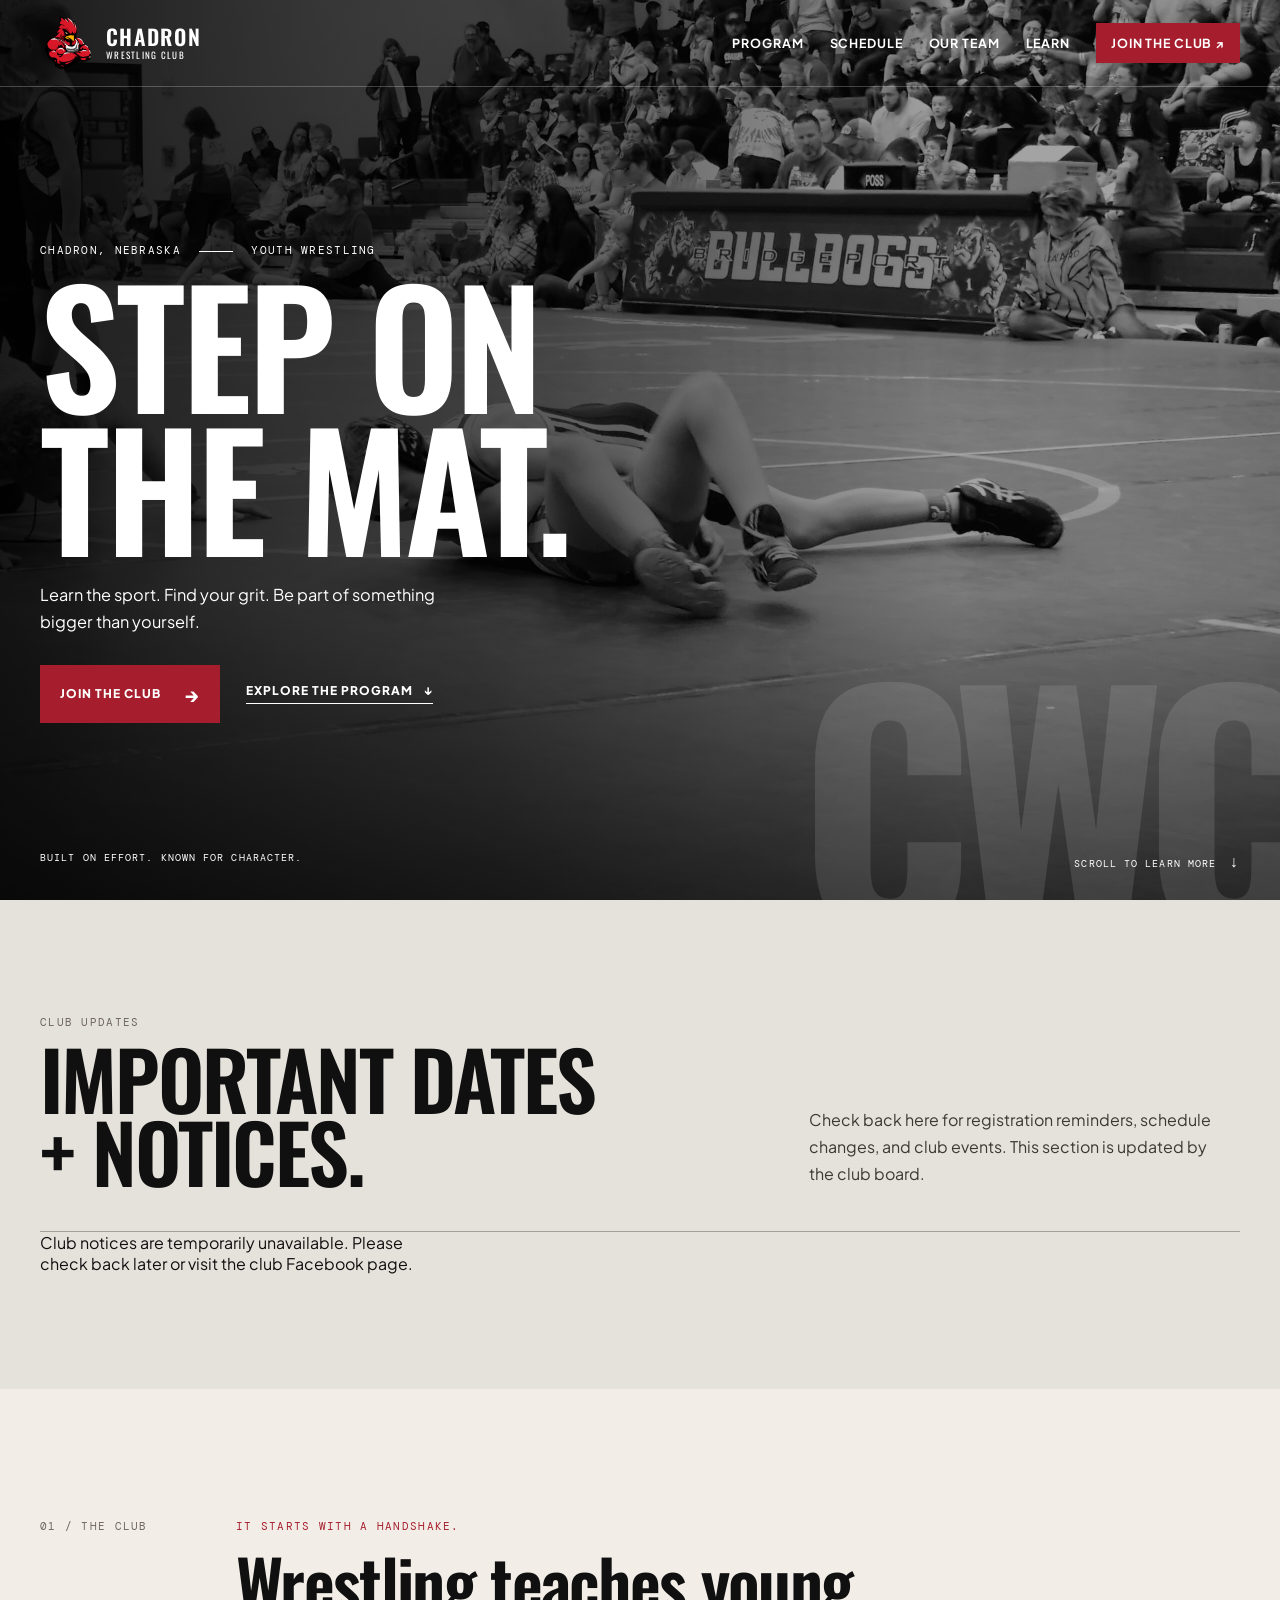
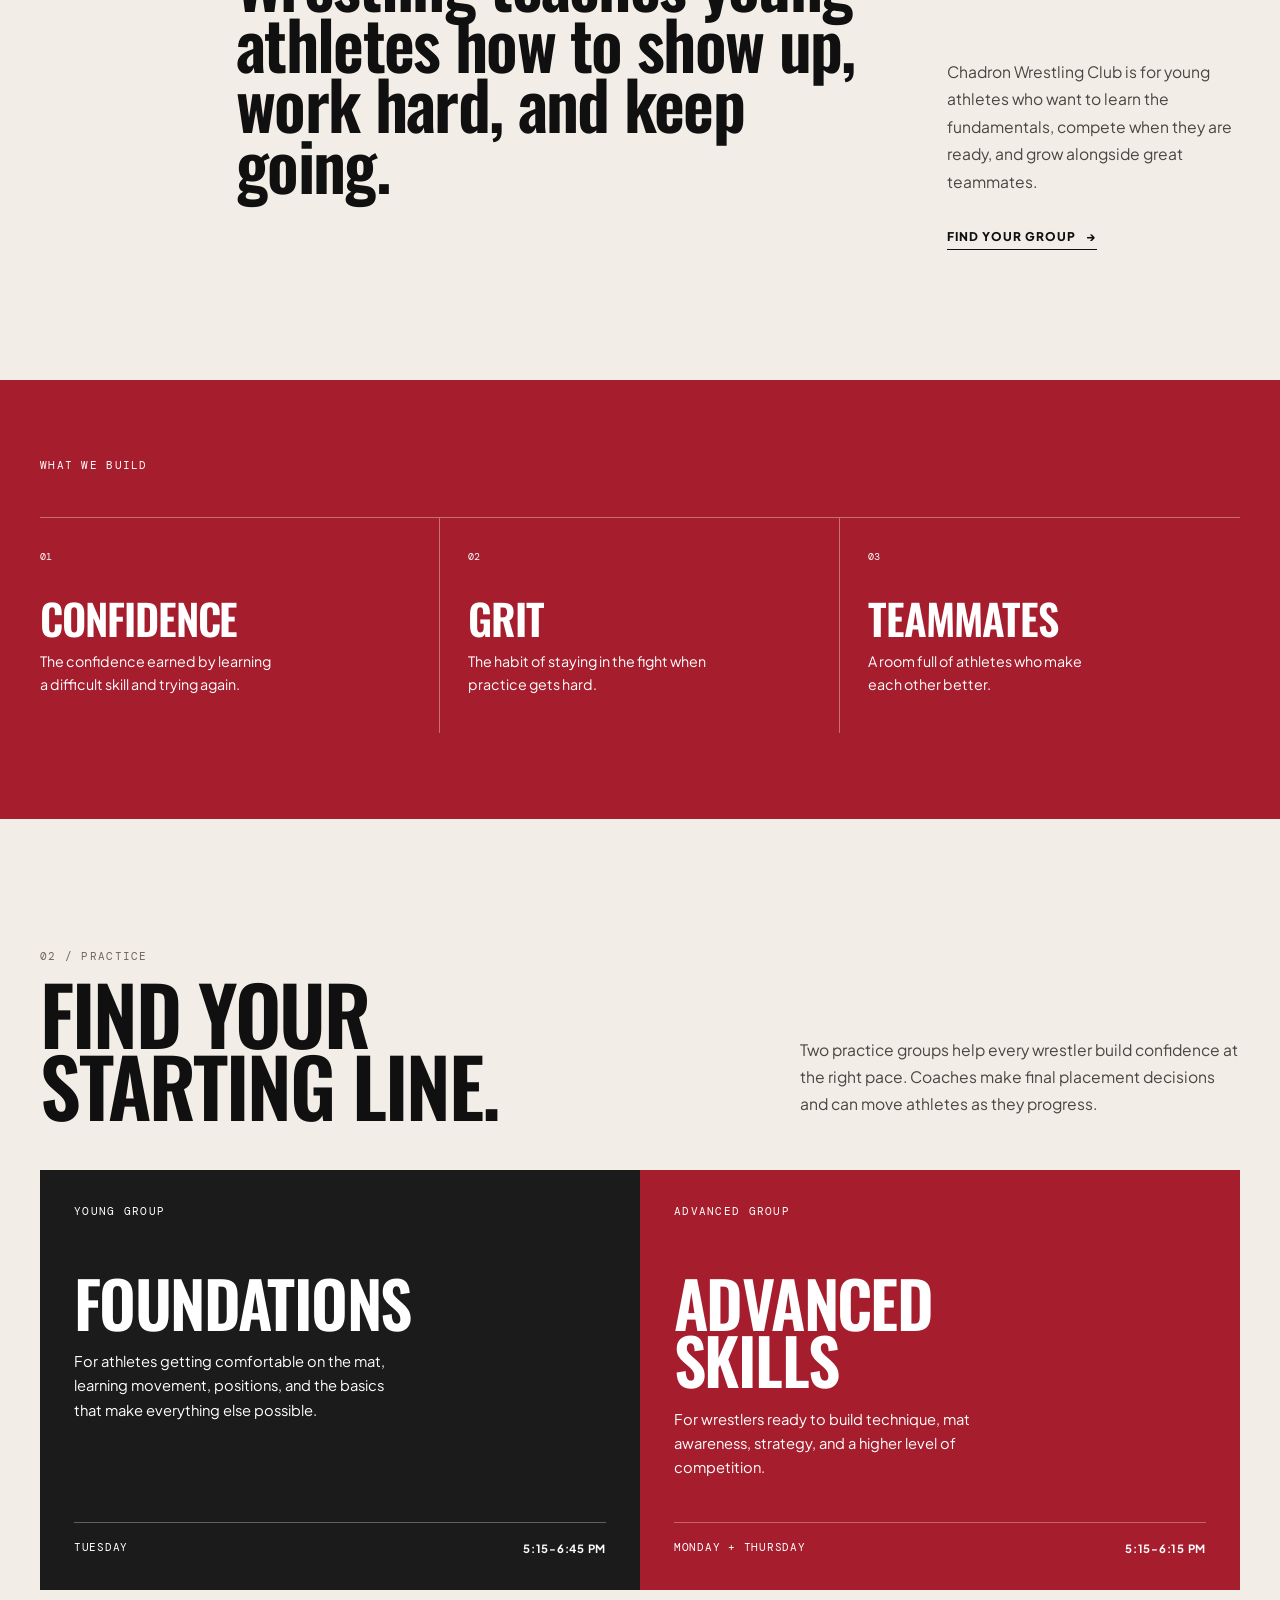
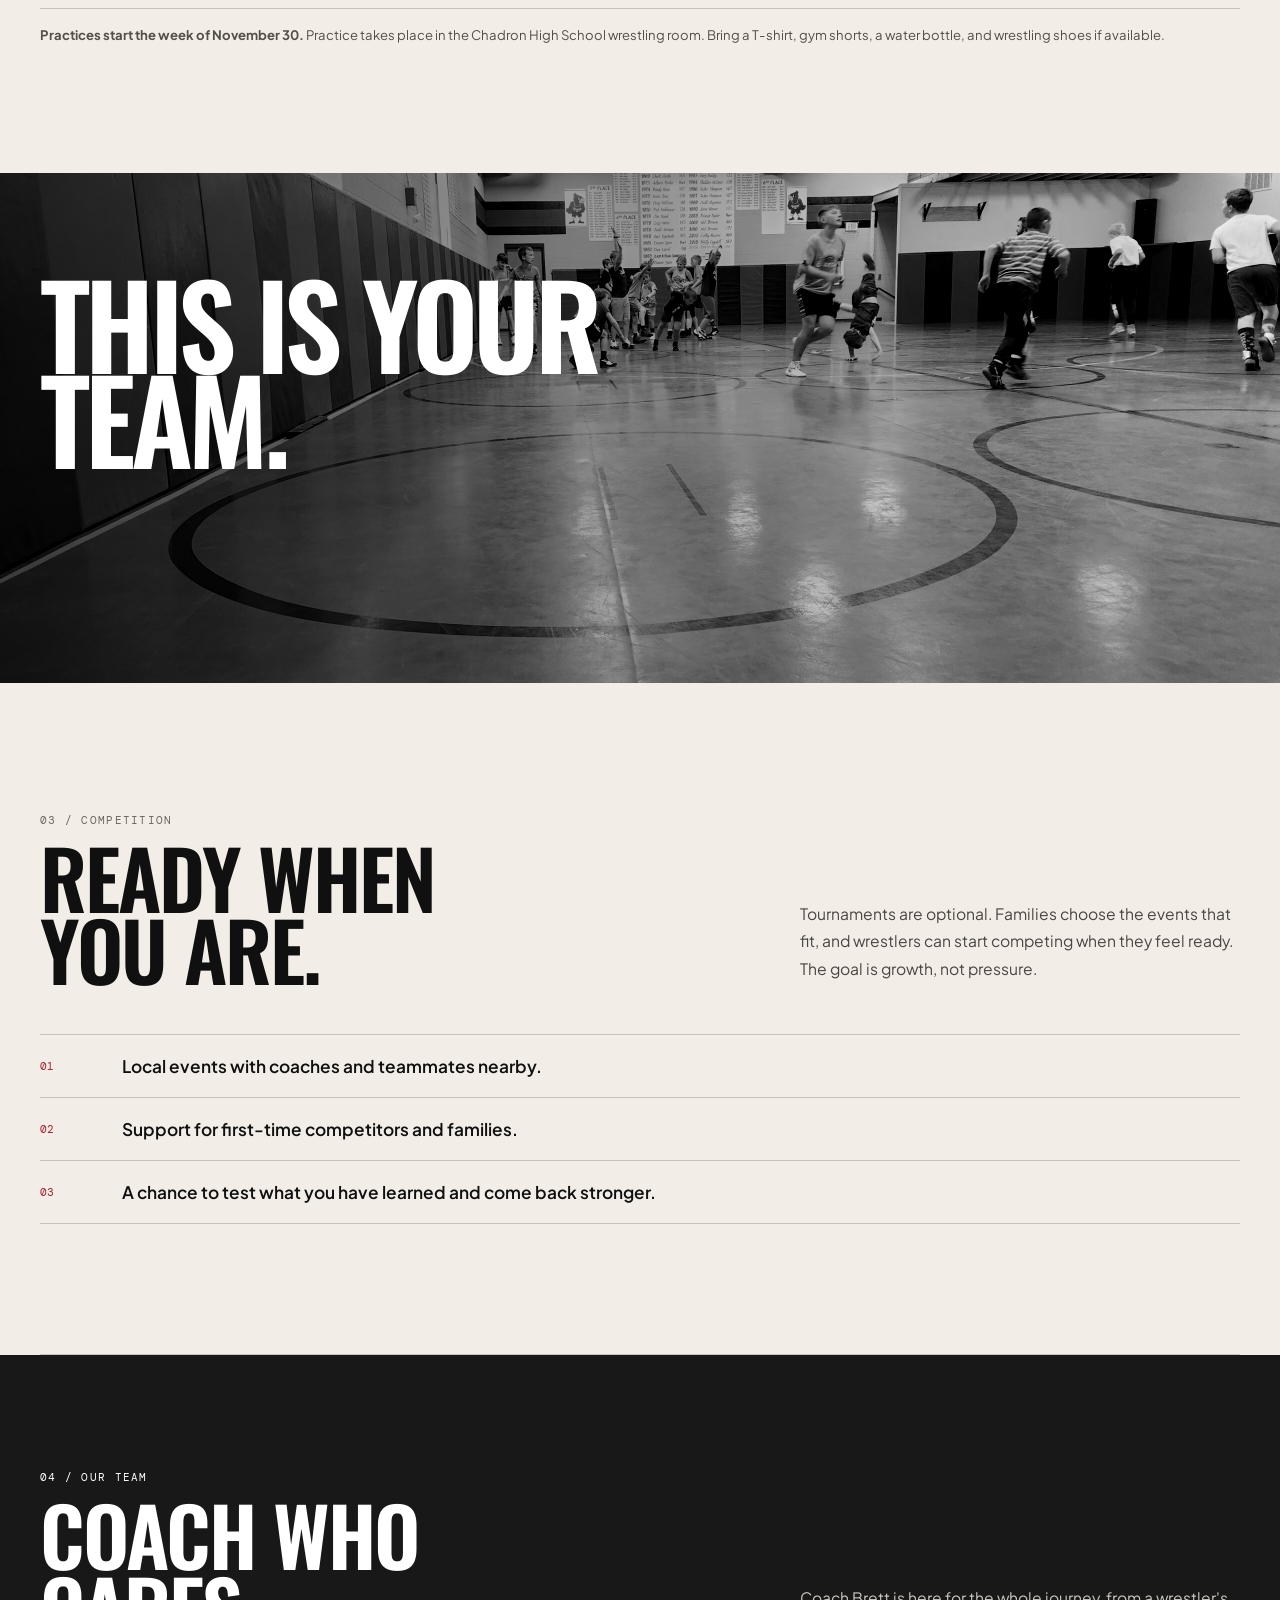
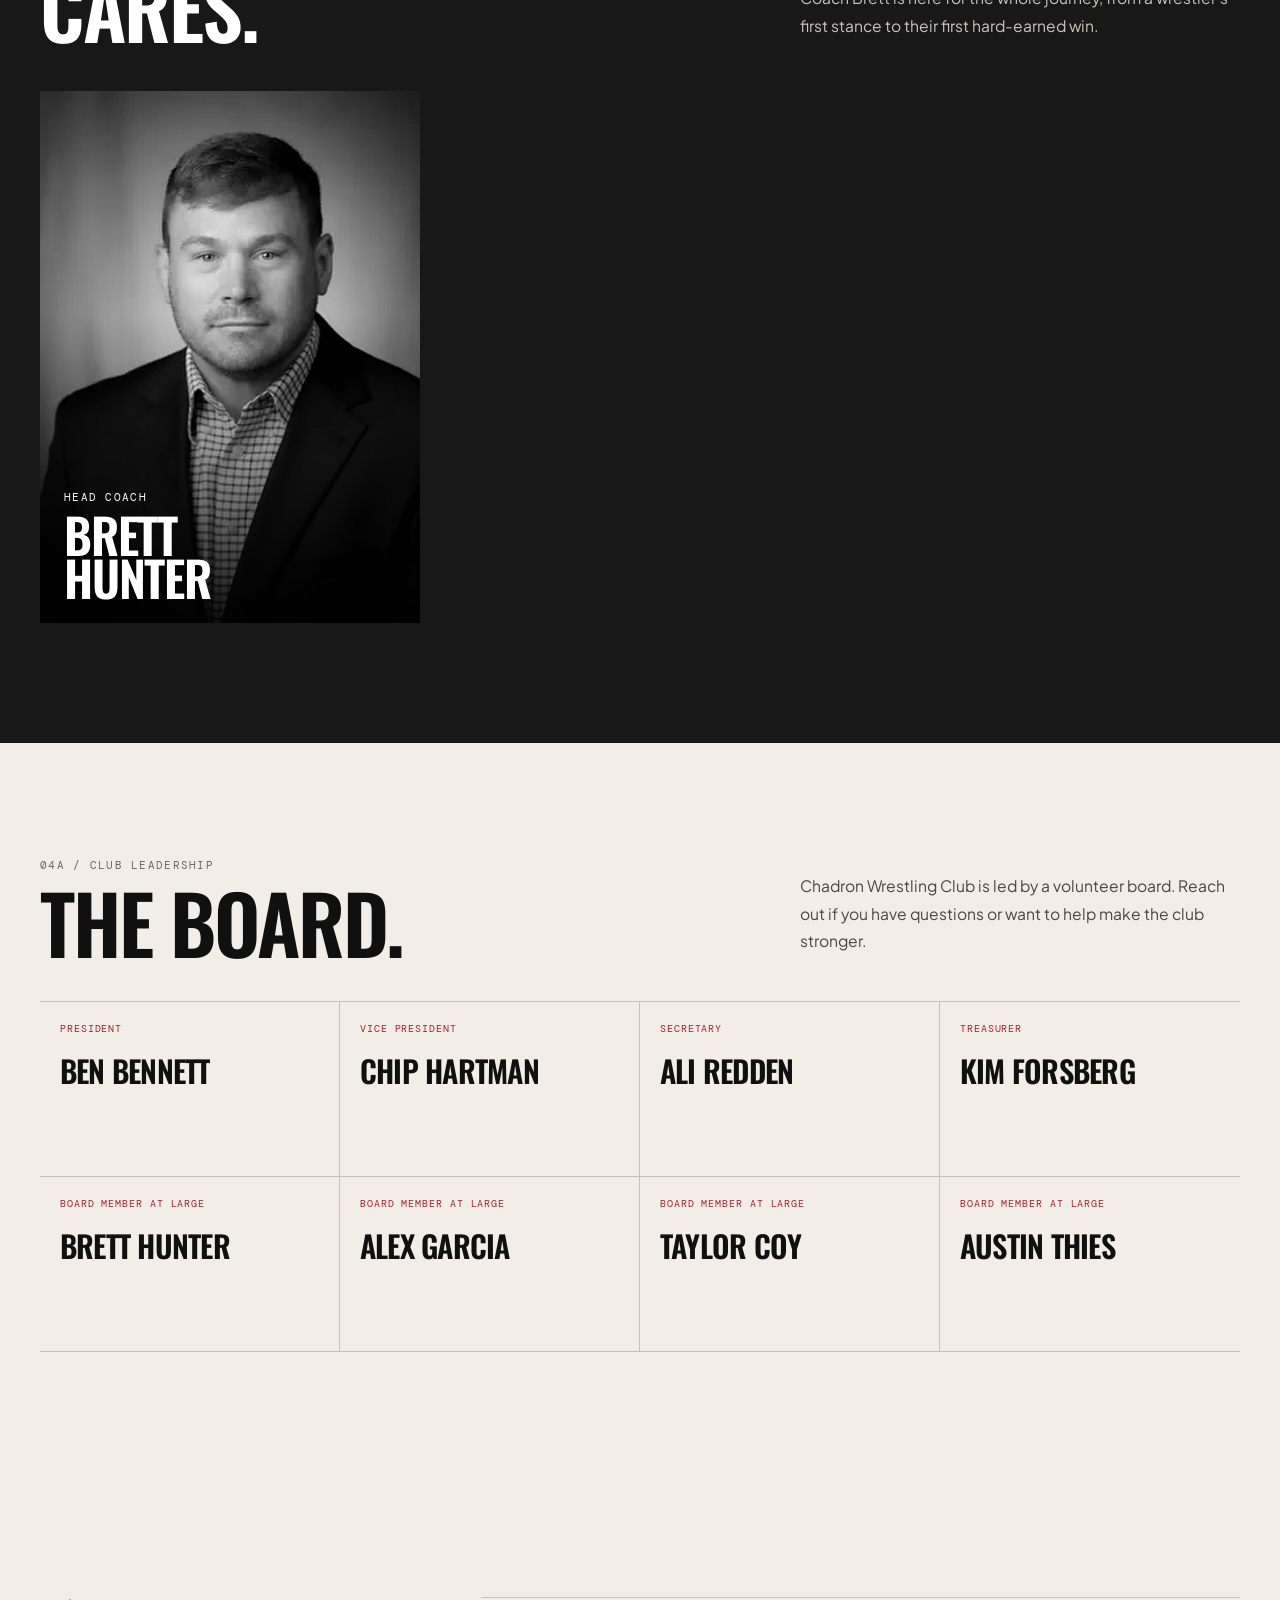
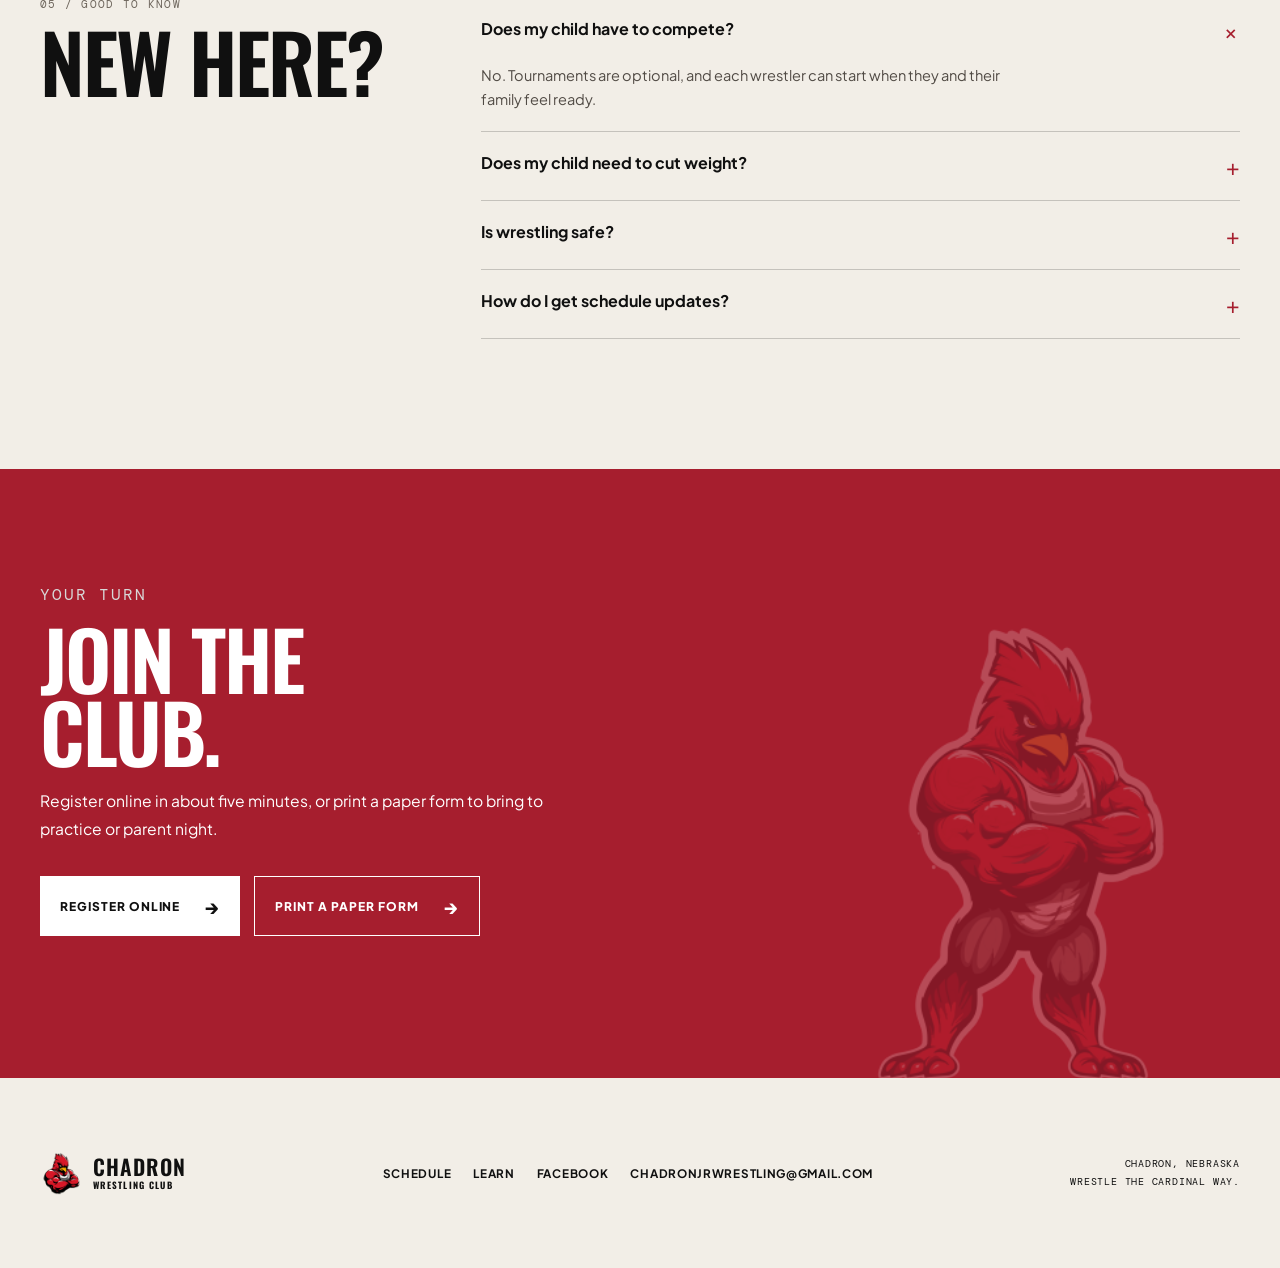
<file: index.html>
<!doctype html>
<html lang="en">
<head>
<!-- Google tag (gtag.js) -->
<script async src="https://www.googletagmanager.com/gtag/js?id=G-H6E3FDZM1X"></script>
<script>
  window.dataLayer = window.dataLayer || [];
  function gtag(){dataLayer.push(arguments);}
  gtag('js', new Date());

  gtag('config', 'G-H6E3FDZM1X');
</script>

  <meta charset="utf-8"><link rel="icon" href="favicon.ico?v=2">
  <meta name="viewport" content="width=device-width, initial-scale=1">
  <title>Chadron Wrestling Club | Chadron, Nebraska</title>
  <meta name="description" content="A youth wrestling club in Chadron, Nebraska built on hard work, confidence, and team pride.">
  <link rel="preconnect" href="https://fonts.googleapis.com">
  <link rel="preconnect" href="https://fonts.gstatic.com" crossorigin>
  <link href="https://fonts.googleapis.com/css2?family=DM+Mono:wght@400;500&family=Oswald:wght@400;500;600;700&family=Plus+Jakarta+Sans:wght@400;500;600;700&display=swap" rel="stylesheet">
  <link rel="stylesheet" href="styles.css">
  <link rel="stylesheet" href="overrides.css"><style>.board-section{padding:115px 0}.board-grid{display:grid;grid-template-columns:repeat(4,1fr);border-top:1px solid var(--line)}.board-grid article{min-height:175px;padding:20px;border-right:1px solid var(--line);border-bottom:1px solid var(--line)}.board-grid article:nth-child(4n){border-right:0}.board-grid p{margin-bottom:22px;color:var(--red);font:.63rem var(--mono);letter-spacing:.09em}.board-grid h3{font-size:1.9rem;line-height:.95}@media (max-width:800px){.board-grid{grid-template-columns:repeat(2,1fr)}.board-grid article:nth-child(4n){border-right:1px solid var(--line)}.board-grid article:nth-child(2n){border-right:0}.board-grid article{min-width:0;min-height:140px}.board-grid h3{font-size:1.5rem}}</style>
</head>
<body>
  <header class="site-header">
    <nav class="nav">
      <a class="brand" href="#top" aria-label="Chadron Wrestling Club home"><img src="assets/images/cardinal-icon.png" alt=""><span><b>CHADRON</b><small>WRESTLING CLUB</small></span></a>
      <button class="nav-toggle" type="button" aria-expanded="false" aria-controls="nav-links" aria-label="Open navigation"><span></span><span></span><span></span></button>
      <div class="nav-links" id="nav-links"><a href="#program">Program</a><a href="calendar.html">Schedule</a><a href="#team">Our Team</a><a href="learn.html">Learn</a><a class="nav-cta" href="join.html">Join the Club <span aria-hidden="true">↗</span></a></div>
    </nav>
  </header>
  <main id="top">
    <section class="hero">
      <div class="hero-image" role="img" aria-label="Chadron Wrestling athletes and coaches"></div><div class="hero-scrim"></div>
      <div class="hero-content page-width"><p class="kicker">Chadron, Nebraska <span></span> Youth Wrestling</p><h1>STEP ON<br>THE MAT.</h1><p class="hero-lede">Learn the sport. Find your grit. Be part of something bigger than yourself.</p><div class="hero-actions"><a class="button button-red" href="#join">Join the Club <span aria-hidden="true">→</span></a><a class="text-link light" href="#program">Explore the program <span aria-hidden="true">↓</span></a></div></div>
      <div class="hero-mark" aria-hidden="true">CWC</div><div class="hero-foot page-width"><span>Built on effort. Known for character.</span><span>Scroll to learn more <b>↓</b></span></div>
    </section>
    <section class="manifesto page-width" id="program"><div class="section-tag">01 / THE CLUB</div><div class="manifesto-copy"><p class="overline">IT STARTS WITH A HANDSHAKE.</p><h2>Wrestling teaches young athletes how to show up, work hard, and keep going.</h2></div><div class="manifesto-detail"><p>Chadron Wrestling Club is for young athletes who want to learn the fundamentals, compete when they are ready, and grow alongside great teammates.</p><a class="text-link" href="#practice">Find your group <span aria-hidden="true">→</span></a></div></section>
    <section class="values"><div class="page-width"><p class="section-tag light-tag">WHAT WE BUILD</p><div class="values-grid"><article><span>01</span><h3>CONFIDENCE</h3><p>The confidence earned by learning a difficult skill and trying again.</p></article><article><span>02</span><h3>GRIT</h3><p>The habit of staying in the fight when practice gets hard.</p></article><article><span>03</span><h3>TEAMMATES</h3><p>A room full of athletes who make each other better.</p></article></div></div></section>
    <section class="practice-section page-width" id="practice"><div class="section-intro"><div><p class="section-tag">02 / PRACTICE</p><h2>FIND YOUR<br>STARTING LINE.</h2></div><p>Two practice groups help every wrestler build confidence at the right pace. Coaches make final placement decisions and can move athletes as they progress.</p></div><div class="program-grid"><article class="program-card foundations"><p class="program-number">YOUNG GROUP</p><h3>FOUNDATIONS</h3><p class="program-desc">For athletes getting comfortable on the mat, learning movement, positions, and the basics that make everything else possible.</p><div class="program-time"><span>TUESDAY</span><strong>5:15-6:45 PM</strong></div></article><article class="program-card advanced"><p class="program-number">ADVANCED GROUP</p><h3>ADVANCED<br>SKILLS</h3><p class="program-desc">For wrestlers ready to build technique, mat awareness, strategy, and a higher level of competition.</p><div class="program-time"><span>MONDAY + THURSDAY</span><strong>5:15-6:15 PM</strong></div></article></div><p class="practice-note"><strong>Practices start the week of November 30.</strong> Practice takes place in the Chadron High School wrestling room. Bring a T-shirt, gym shorts, a water bottle, and wrestling shoes if available.</p></section>
    <section class="photo-break"><div class="photo-break-image" role="img" aria-label="Chadron Wrestling team"></div><div class="photo-break-copy page-width"><p>THIS IS YOUR<br><em>TEAM.</em></p></div></section>
    <section class="competition page-width"><div class="section-intro"><div><p class="section-tag">03 / COMPETITION</p><h2>READY WHEN<br>YOU ARE.</h2></div><p>Tournaments are optional. Families choose the events that fit, and wrestlers can start competing when they feel ready. The goal is growth, not pressure.</p></div><div class="competition-points"><p><span>01</span> Local events with coaches and teammates nearby.</p><p><span>02</span> Support for first-time competitors and families.</p><p><span>03</span> A chance to test what you have learned and come back stronger.</p></div></section>
    <section class="team-section" id="team"><div class="page-width"><div class="section-intro team-intro"><div><p class="section-tag light-tag">04 / OUR TEAM</p><h2>COACH WHO<br>CARES.</h2></div><p>Coach Brett is here for the whole journey, from a wrestler's first stance to their first hard-earned win.</p></div><div class="coach-grid coach-grid-single"><article class="coach"><img src="assets/images/brett-hunter.png" alt="Brett Hunter"><div><p>HEAD COACH</p><h3>BRETT<br>HUNTER</h3></div></article></div></div></section>
    <section class="board-section"><div class="page-width"><div class="section-intro"><div><p class="section-tag">04A / CLUB LEADERSHIP</p><h2>THE BOARD.</h2></div><p>Chadron Wrestling Club is led by a volunteer board. Reach out if you have questions or want to help make the club stronger.</p></div><div class="board-grid"><article><p>PRESIDENT</p><h3>BEN BENNETT</h3></article><article><p>VICE PRESIDENT</p><h3>CHIP HARTMAN</h3></article><article><p>SECRETARY</p><h3>ALI REDDEN</h3></article><article><p>TREASURER</p><h3>KIM FORSBERG</h3></article><article><p>BOARD MEMBER AT LARGE</p><h3>BRETT HUNTER</h3></article><article><p>BOARD MEMBER AT LARGE</p><h3>ALEX GARCIA</h3></article><article><p>BOARD MEMBER AT LARGE</p><h3>TAYLOR COY</h3></article><article><p>BOARD MEMBER AT LARGE</p><h3>AUSTIN THIES</h3></article></div></div></section>
    <section class="faq-section page-width" id="faq"><div><p class="section-tag">05 / GOOD TO KNOW</p><h2>NEW HERE?</h2></div><div class="faq-list"><details open><summary>Does my child have to compete? <span>+</span></summary><p>No. Tournaments are optional, and each wrestler can start when they and their family feel ready.</p></details><details><summary>Does my child need to cut weight? <span>+</span></summary><p>No. The club does not encourage children to maintain a particular weight.</p></details><details><summary>Is wrestling safe? <span>+</span></summary><p>Like every physical sport, wrestling carries some risk. It is built around coaching, rules, and safe technique.</p></details><details><summary>How do I get schedule updates? <span>+</span></summary><p>Check the Important Dates + Notices section on this website and follow the club Facebook page for practice and event updates.</p></details></div></section>
    <section class="join-section" id="join"><div class="join-art" aria-hidden="true"><img src="assets/images/cardinal-vector.png" alt=""></div><div class="join-copy page-width"><p class="section-tag">YOUR TURN</p><h2>JOIN THE<br>CLUB.</h2><p class="join-lede">Register online in about five minutes, or print a paper form to bring to practice or parent night.</p><div class="join-buttons" style="display:flex;flex-wrap:wrap;gap:14px;margin:34px 0 30px"><a class="button button-dark" style="margin:0" href="https://forms.gle/x9qG11mkEsdDzZZB7" target="_blank" rel="noopener">Register online <span aria-hidden="true">→</span></a><a class="button" style="margin:0;color:#fff;border:1.5px solid #fff" href="registration-form.html">Print a paper form <span aria-hidden="true">→</span></a></div></div></section>
    <section class="notices-section" id="notices"><div class="page-width"><div class="notices-heading"><div><p class="section-tag">CLUB UPDATES</p><h2>IMPORTANT DATES<br>+ NOTICES.</h2></div><p>Check back here for registration reminders, schedule changes, and club events. This section is updated by the club board.</p></div><div class="notice-list" id="notice-list" aria-live="polite"><p class="notice-loading">Loading club updates...</p></div></div></section>
  </main>
  <footer class="site-footer page-width"><a class="brand footer-brand" href="#top"><img src="assets/images/cardinal-icon.png" alt=""><span><b>CHADRON</b><small>WRESTLING CLUB</small></span></a><div><a href="calendar.html">Schedule</a><a href="learn.html">Learn</a><a href="https://www.facebook.com/chadronjuniorwrestling">Facebook</a><a href="mailto:chadronjrwrestling@gmail.com">chadronjrwrestling@gmail.com</a></div><p>CHADRON, NEBRASKA<br>WRESTLE THE CARDINAL WAY.</p></footer>
  <script src="script.js"></script>
</body>
</html>
</file>
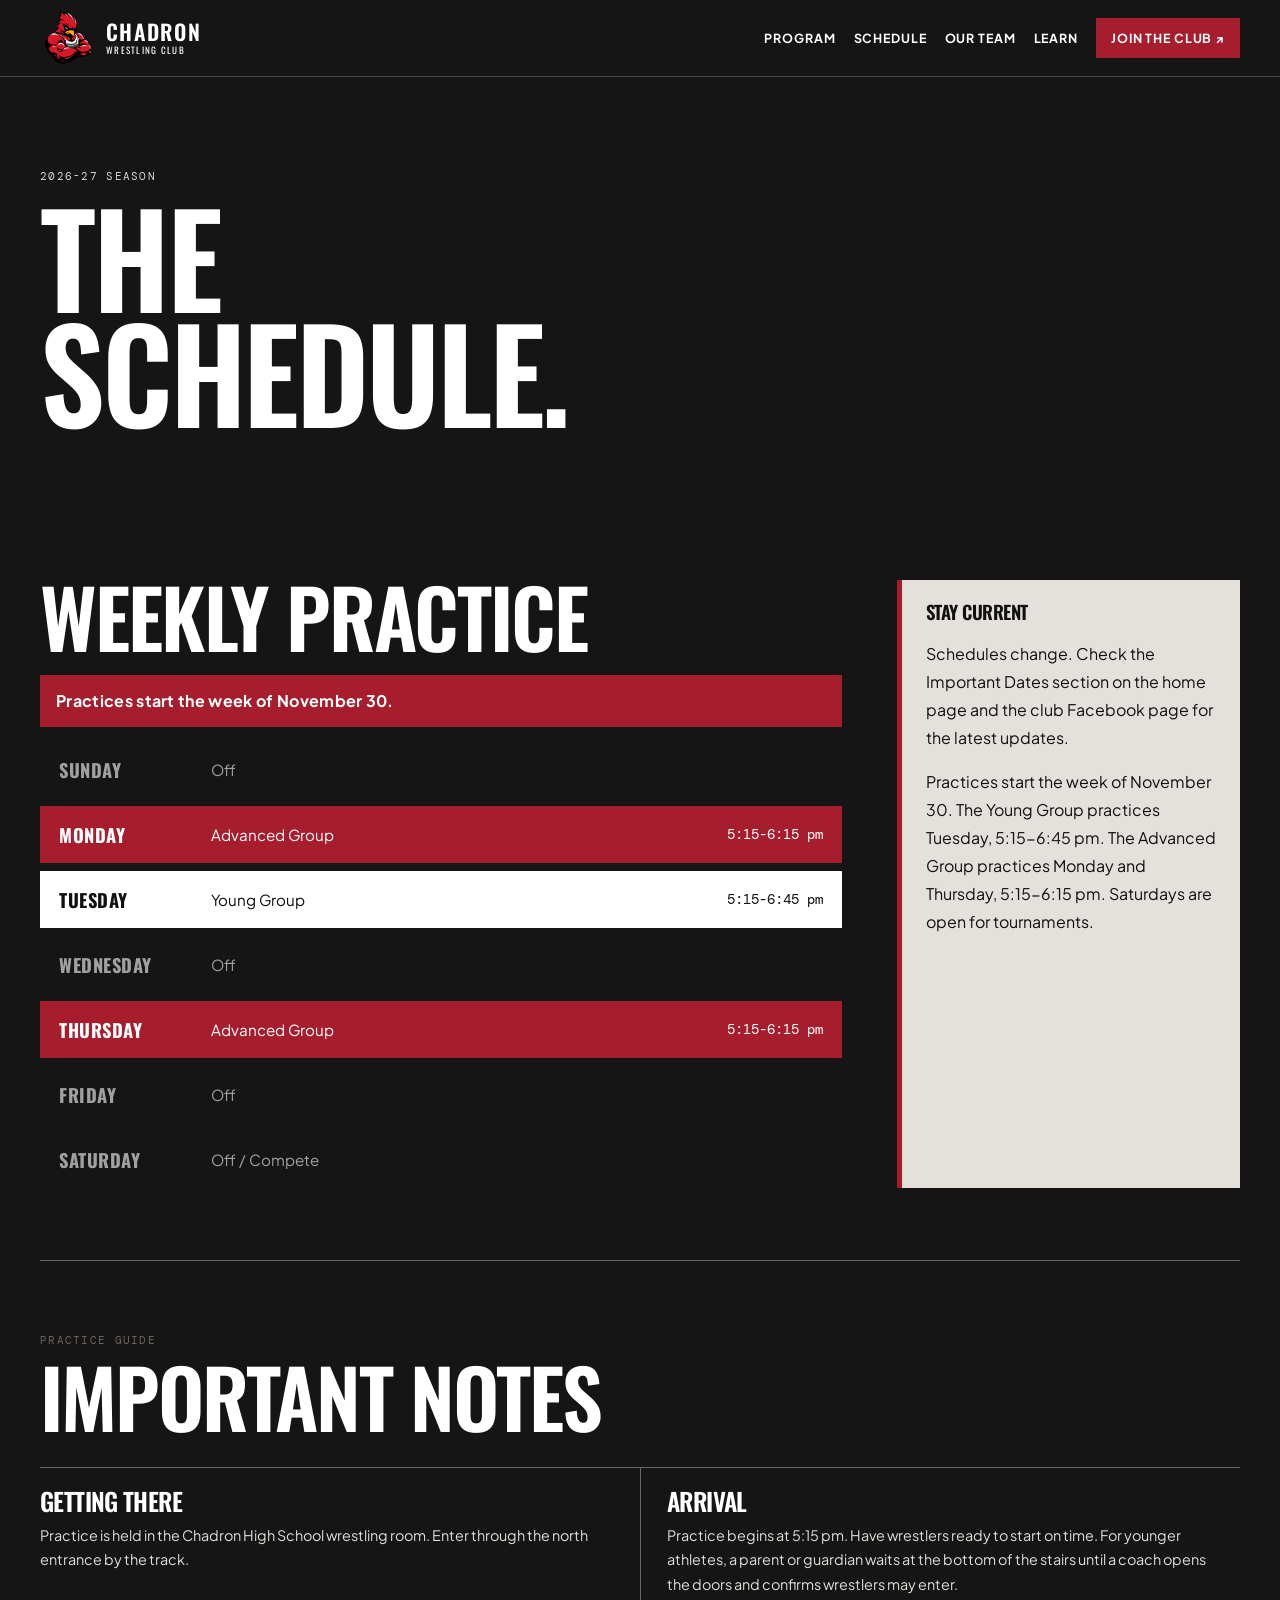
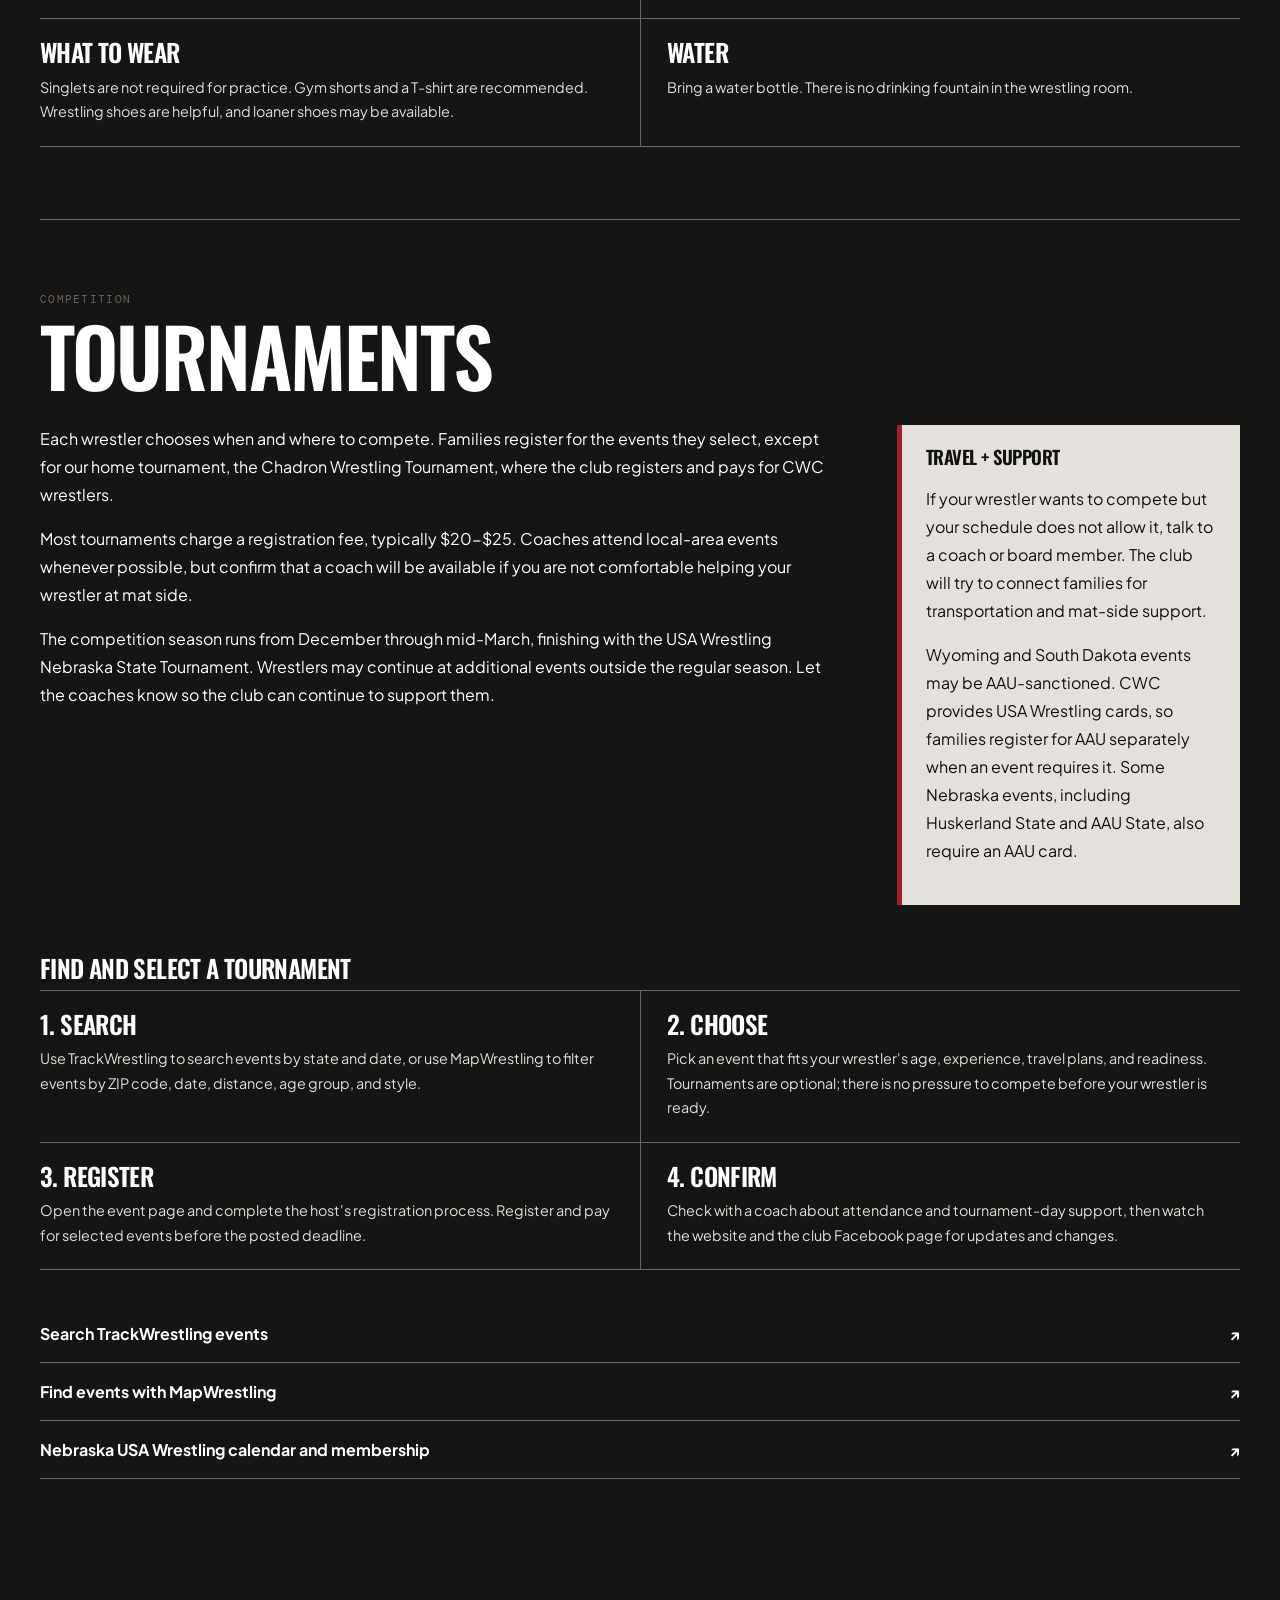
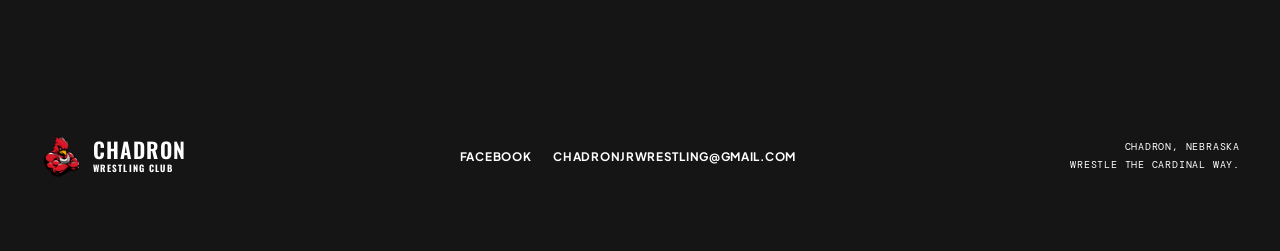
<file: calendar.html>
<!doctype html><html lang="en"><head>
<!-- Google tag (gtag.js) -->
<script async src="https://www.googletagmanager.com/gtag/js?id=G-H6E3FDZM1X"></script>
<script>
  window.dataLayer = window.dataLayer || [];
  function gtag(){dataLayer.push(arguments);}
  gtag('js', new Date());

  gtag('config', 'G-H6E3FDZM1X');
</script>
<meta charset="utf-8"><link rel="icon" href="favicon.ico?v=2"><meta name="viewport" content="width=device-width,initial-scale=1"><title>Schedule | Chadron Wrestling Club</title><link rel="preconnect" href="https://fonts.googleapis.com"><link rel="preconnect" href="https://fonts.gstatic.com" crossorigin><link href="https://fonts.googleapis.com/css2?family=DM+Mono:wght@400;500&family=Oswald:wght@400;500;600;700&family=Plus+Jakarta+Sans:wght@400;500;600;700&display=swap" rel="stylesheet"><link rel="stylesheet" href="styles.css"><link rel="stylesheet" href="overrides.css"><link rel="stylesheet" href="info.css"><style>.week-schedule{display:grid;gap:8px;margin-top:6px}.week-schedule .day{display:grid;grid-template-columns:140px 1fr auto;align-items:center;gap:12px;padding:14px 18px;border:1px solid var(--line);font-size:.95rem}.week-schedule b{font-family:var(--display);font-size:1.15rem;letter-spacing:.03em;text-transform:uppercase}.week-schedule em{font-style:normal;font-family:var(--mono);font-size:.85rem;white-space:nowrap}.week-schedule .adv{background:var(--red);border-color:var(--red);color:#fff}.week-schedule .young{background:#fff;border-color:#fff;color:#101010}.week-schedule .off{opacity:.6}@media (max-width:520px){.week-schedule .day{grid-template-columns:1fr auto}.week-schedule em{grid-column:1/-1}}</style></head><body class="subpage-header"><header class="site-header"><nav class="nav"><a class="brand" href="index.html"><img src="assets/images/cardinal-icon.png" alt=""><span><b>CHADRON</b><small>WRESTLING CLUB</small></span></a><button class="nav-toggle" type="button" aria-expanded="false" aria-controls="nav-links"><span></span><span></span><span></span></button><div class="nav-links" id="nav-links"><a href="index.html#program">Program</a><a href="calendar.html">Schedule</a><a href="index.html#team">Our Team</a><a href="learn.html">Learn</a><a class="nav-cta" href="join.html">Join the Club &#8599;</a></div></nav></header><main><section class="page-hero"><div class="page-width"><p class="section-tag">2026-27 SEASON</p><h1>THE<br>SCHEDULE.</h1></div></section><section class="content-page page-width"><section class="detail-section"><div class="content-grid"><div><h2>WEEKLY PRACTICE</h2><p style="margin:0 0 14px;padding:12px 16px;background:var(--red);color:#fff;font-weight:700;letter-spacing:.02em">Practices start the week of November 30.</p><div class="week-schedule"><div class="day off"><b>Sunday</b><span>Off</span></div><div class="day adv"><b>Monday</b><span>Advanced Group</span><em>5:15-6:15 pm</em></div><div class="day young"><b>Tuesday</b><span>Young Group</span><em>5:15-6:45 pm</em></div><div class="day off"><b>Wednesday</b><span>Off</span></div><div class="day adv"><b>Thursday</b><span>Advanced Group</span><em>5:15-6:15 pm</em></div><div class="day off"><b>Friday</b><span>Off</span></div><div class="day off"><b>Saturday</b><span>Off / Compete</span></div></div></div><aside class="notice"><h3>STAY CURRENT</h3><p>Schedules change. Check the Important Dates section on the home page and the club Facebook page for the latest updates.</p><p>Practices start the week of November 30. The Young Group practices Tuesday, 5:15-6:45 pm. The Advanced Group practices Monday and Thursday, 5:15-6:15 pm. Saturdays are open for tournaments.</p></aside></div></section><section class="detail-section"><p class="section-tag">PRACTICE GUIDE</p><h2>IMPORTANT NOTES</h2><div class="info-grid"><article><h3>GETTING THERE</h3><p>Practice is held in the Chadron High School wrestling room. Enter through the north entrance by the track.</p></article><article><h3>ARRIVAL</h3><p>Practice begins at 5:15 pm. Have wrestlers ready to start on time. For younger athletes, a parent or guardian waits at the bottom of the stairs until a coach opens the doors and confirms wrestlers may enter.</p></article><article><h3>WHAT TO WEAR</h3><p>Singlets are not required for practice. Gym shorts and a T-shirt are recommended. Wrestling shoes are helpful, and loaner shoes may be available.</p></article><article><h3>WATER</h3><p>Bring a water bottle. There is no drinking fountain in the wrestling room.</p></article></div></section><section class="detail-section" id="tournaments"><p class="section-tag">COMPETITION</p><h2>TOURNAMENTS</h2><div class="content-grid"><div><p>Each wrestler chooses when and where to compete. Families register for the events they select, except for our home tournament, the Chadron Wrestling Tournament, where the club registers and pays for CWC wrestlers.</p><p>Most tournaments charge a registration fee, typically $20-$25. Coaches attend local-area events whenever possible, but confirm that a coach will be available if you are not comfortable helping your wrestler at mat side.</p><p>The competition season runs from December through mid-March, finishing with the USA Wrestling Nebraska State Tournament. Wrestlers may continue at additional events outside the regular season. Let the coaches know so the club can continue to support them.</p></div><aside class="notice"><h3>TRAVEL + SUPPORT</h3><p>If your wrestler wants to compete but your schedule does not allow it, talk to a coach or board member. The club will try to connect families for transportation and mat-side support.</p><p>Wyoming and South Dakota events may be AAU-sanctioned. CWC provides USA Wrestling cards, so families register for AAU separately when an event requires it. Some Nebraska events, including Huskerland State and AAU State, also require an AAU card.</p></aside></div><h3 class="finder-title">FIND AND SELECT A TOURNAMENT</h3><div class="info-grid"><article><h3>1. SEARCH</h3><p>Use TrackWrestling to search events by state and date, or use MapWrestling to filter events by ZIP code, date, distance, age group, and style.</p></article><article><h3>2. CHOOSE</h3><p>Pick an event that fits your wrestler's age, experience, travel plans, and readiness. Tournaments are optional; there is no pressure to compete before your wrestler is ready.</p></article><article><h3>3. REGISTER</h3><p>Open the event page and complete the host's registration process. Register and pay for selected events before the posted deadline.</p></article><article><h3>4. CONFIRM</h3><p>Check with a coach about attendance and tournament-day support, then watch the website and the club Facebook page for updates and changes.</p></article></div><div class="resource-list tournament-links"><a href="https://www.trackwrestling.com/Login.jsp">Search TrackWrestling events <span>&#8599;</span></a><a href="https://mapwrestling.com/main">Find events with MapWrestling <span>&#8599;</span></a><a href="https://www.nebraskausawrestling.org/">Nebraska USA Wrestling calendar and membership <span>&#8599;</span></a></div></section></section></main><footer class="site-footer page-width"><a class="brand footer-brand" href="index.html"><img src="assets/images/cardinal-icon.png" alt=""><span><b>CHADRON</b><small>WRESTLING CLUB</small></span></a><div><a href="https://www.facebook.com/chadronjuniorwrestling">Facebook</a><a href="mailto:chadronjrwrestling@gmail.com">chadronjrwrestling@gmail.com</a></div><p>CHADRON, NEBRASKA<br>WRESTLE THE CARDINAL WAY.</p></footer><script src="script.js"></script></body></html>
</file>
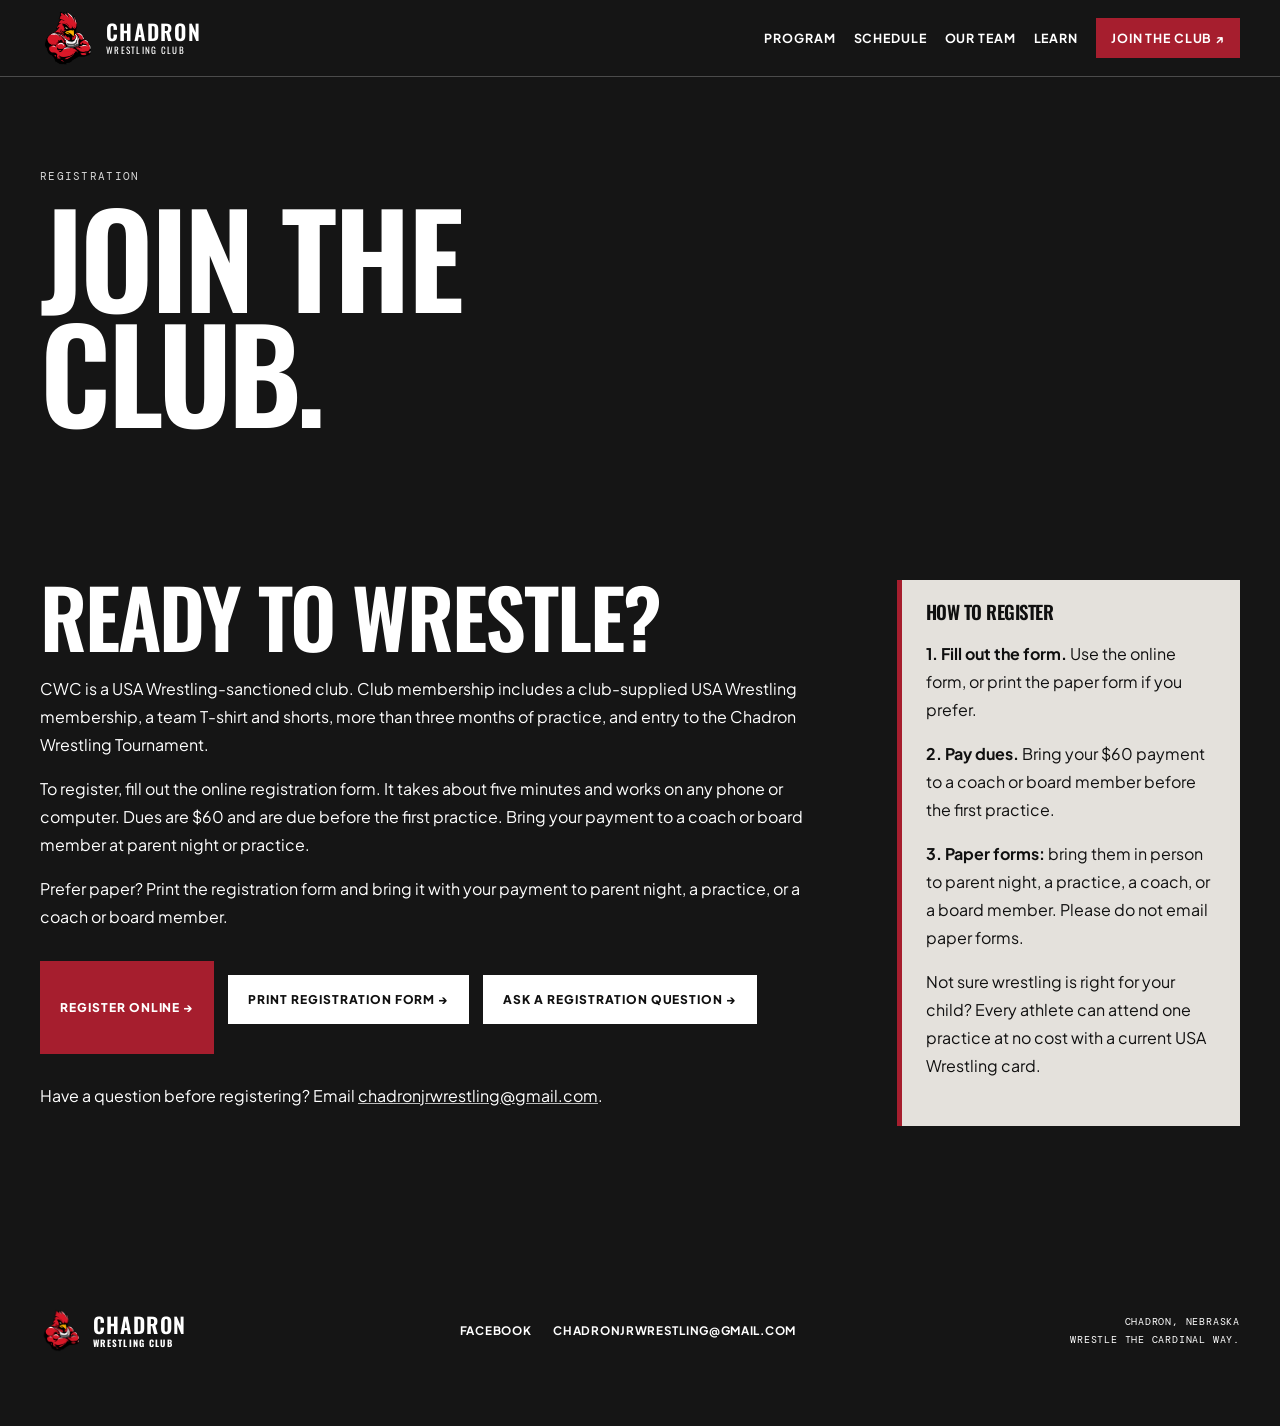
<file: join.html>
<!doctype html>
<html lang="en">
<head>
<!-- Google tag (gtag.js) -->
<script async src="https://www.googletagmanager.com/gtag/js?id=G-H6E3FDZM1X"></script>
<script>
  window.dataLayer = window.dataLayer || [];
  function gtag(){dataLayer.push(arguments);}
  gtag('js', new Date());

  gtag('config', 'G-H6E3FDZM1X');
</script>

  <meta charset="utf-8"><link rel="icon" href="favicon.ico?v=2">
  <meta name="viewport" content="width=device-width,initial-scale=1">
  <title>Join CWC | Chadron Wrestling Club</title>
  <link rel="preconnect" href="https://fonts.googleapis.com">
  <link rel="preconnect" href="https://fonts.gstatic.com" crossorigin>
  <link href="https://fonts.googleapis.com/css2?family=DM+Mono:wght@400;500&family=Oswald:wght@400;500;600;700&family=Plus+Jakarta+Sans:wght@400;500;600;700&display=swap" rel="stylesheet">
  <link rel="stylesheet" href="styles.css">
  <link rel="stylesheet" href="overrides.css">
  <link rel="stylesheet" href="info.css">
</head>
<body class="subpage-header">
  <header class="site-header">
    <nav class="nav">
      <a class="brand" href="index.html"><img src="assets/images/cardinal-icon.png" alt=""><span><b>CHADRON</b><small>WRESTLING CLUB</small></span></a>
      <button class="nav-toggle" type="button" aria-expanded="false" aria-controls="nav-links"><span></span><span></span><span></span></button>
      <div class="nav-links" id="nav-links"><a href="index.html#program">Program</a><a href="calendar.html">Schedule</a><a href="index.html#team">Our Team</a><a href="learn.html">Learn</a><a class="nav-cta" href="join.html">Join the Club &#8599;</a></div>
    </nav>
  </header>
  <main>
    <section class="page-hero"><div class="page-width"><p class="section-tag">REGISTRATION</p><h1>JOIN THE<br>CLUB.</h1></div></section>
    <section class="content-page page-width">
      <div class="content-grid">
        <div>
          <h2>READY TO WRESTLE?</h2>
          <p>CWC is a USA Wrestling-sanctioned club. Club membership includes a club-supplied USA Wrestling membership, a team T-shirt and shorts, more than three months of practice, and entry to the Chadron Wrestling Tournament.</p>
          <p>To register, fill out the online registration form. It takes about five minutes and works on any phone or computer. Dues are $60 and are due before the first practice. Bring your payment to a coach or board member at parent night or practice.</p><p>Prefer paper? Print the registration form and bring it with your payment to parent night, a practice, or a coach or board member.</p>
          <div class="form-actions"><a class="button button-red" href="https://forms.gle/x9qG11mkEsdDzZZB7" target="_blank" rel="noopener">Register online &#8594;</a><a class="button button-dark" href="registration-form.html">Print registration form &#8594;</a><a class="button button-dark" href="mailto:chadronjrwrestling@gmail.com?subject=Registration%20Question%20for%20CWC">Ask a registration question &#8594;</a></div>
          <p style="margin-top:28px">Have a question before registering? Email <a href="mailto:chadronjrwrestling@gmail.com">chadronjrwrestling@gmail.com</a>.</p>
        </div>
        <aside class="notice"><h3>HOW TO REGISTER</h3><p><strong>1. Fill out the form.</strong> Use the online form, or print the paper form if you prefer.</p><p><strong>2. Pay dues.</strong> Bring your $60 payment to a coach or board member before the first practice.</p><p><strong>3. Paper forms:</strong> bring them in person to parent night, a practice, a coach, or a board member. Please do not email paper forms.</p><p>Not sure wrestling is right for your child? Every athlete can attend one practice at no cost with a current USA Wrestling card.</p></aside>
      </div>
    </section>
  </main>
  <footer class="site-footer page-width"><a class="brand footer-brand" href="index.html"><img src="assets/images/cardinal-icon.png" alt=""><span><b>CHADRON</b><small>WRESTLING CLUB</small></span></a><div><a href="https://www.facebook.com/chadronjuniorwrestling">Facebook</a><a href="mailto:chadronjrwrestling@gmail.com">chadronjrwrestling@gmail.com</a></div><p>CHADRON, NEBRASKA<br>WRESTLE THE CARDINAL WAY.</p></footer>
  <script src="script.js"></script>
</body>
</html>
</file>
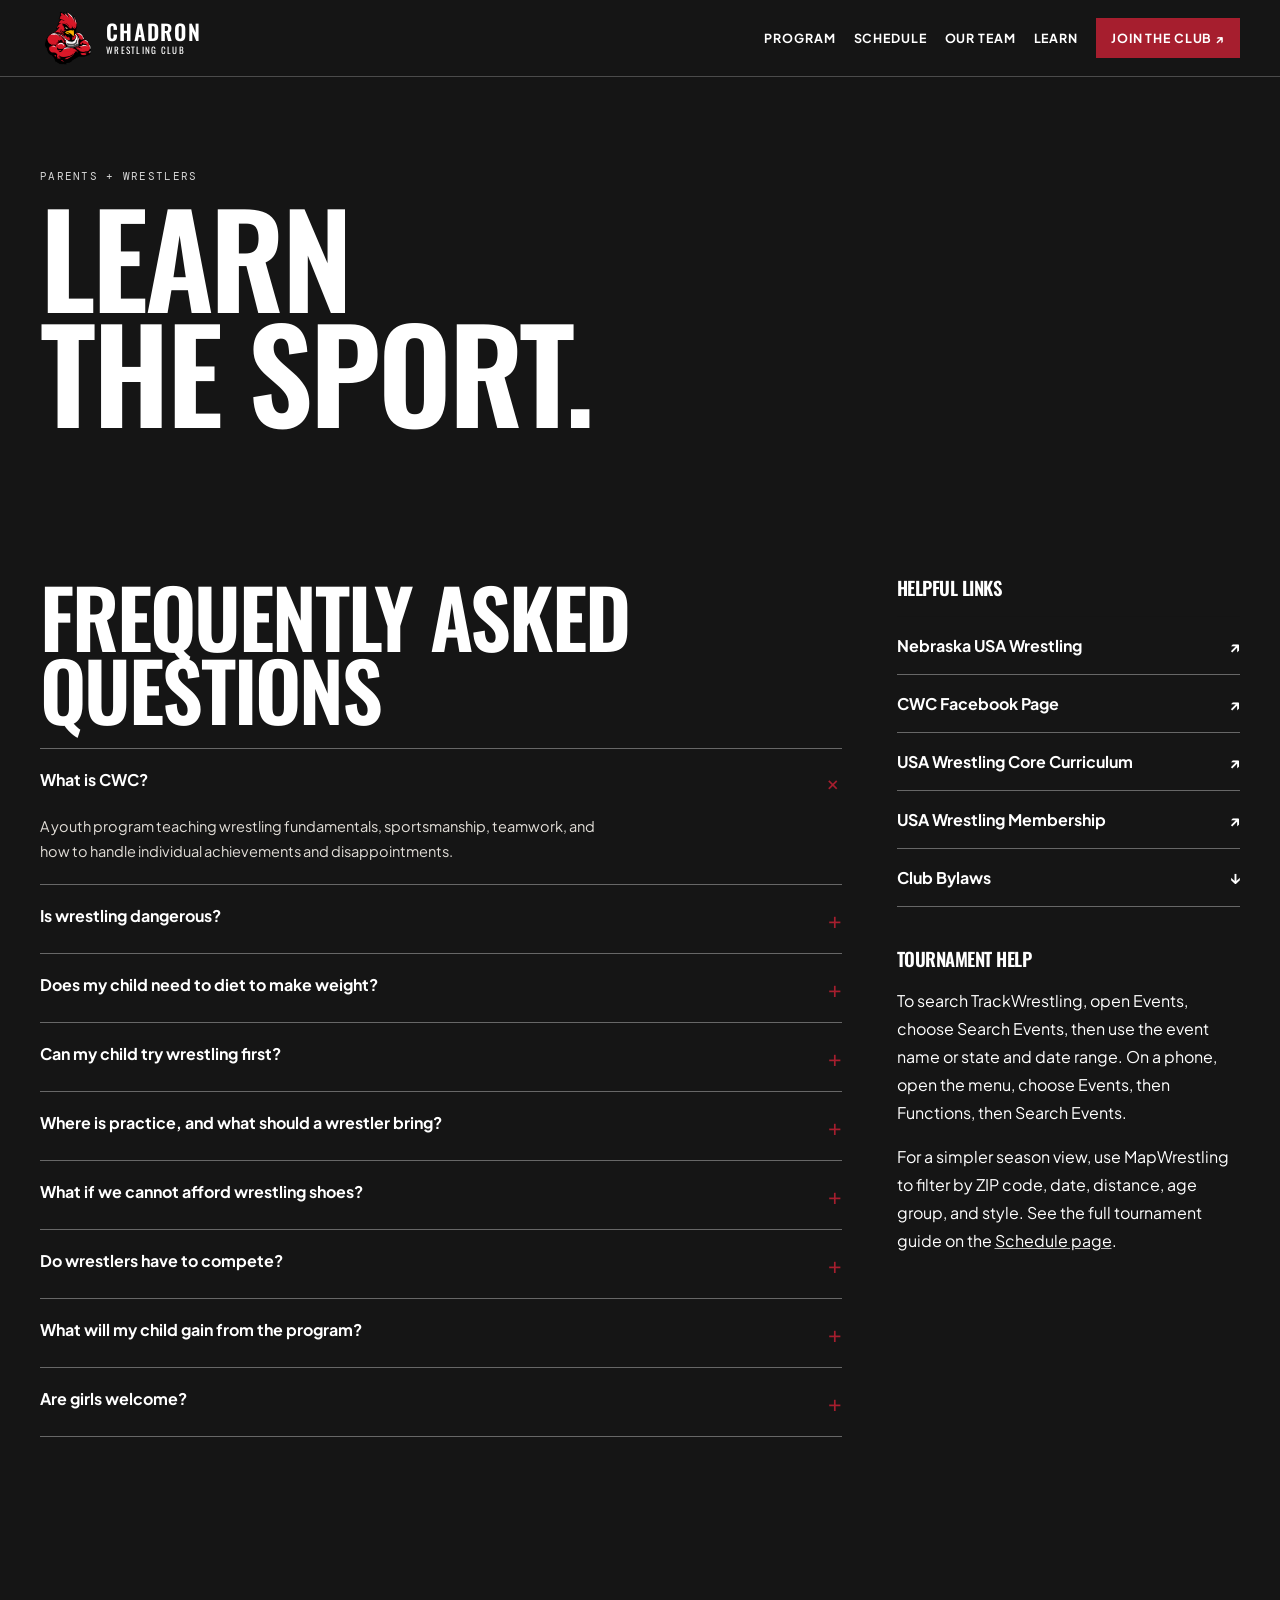
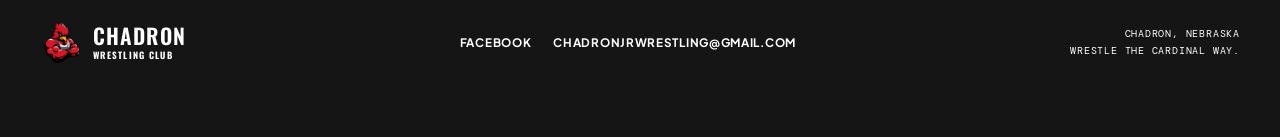
<file: learn.html>
<!doctype html><html lang="en"><head>
<!-- Google tag (gtag.js) -->
<script async src="https://www.googletagmanager.com/gtag/js?id=G-H6E3FDZM1X"></script>
<script>
  window.dataLayer = window.dataLayer || [];
  function gtag(){dataLayer.push(arguments);}
  gtag('js', new Date());

  gtag('config', 'G-H6E3FDZM1X');
</script>
<meta charset="utf-8"><link rel="icon" href="favicon.ico?v=2"><meta name="viewport" content="width=device-width,initial-scale=1"><title>Learn | Chadron Wrestling Club</title><link rel="preconnect" href="https://fonts.googleapis.com"><link rel="preconnect" href="https://fonts.gstatic.com" crossorigin><link href="https://fonts.googleapis.com/css2?family=DM+Mono:wght@400;500&family=Oswald:wght@400;500;600;700&family=Plus+Jakarta+Sans:wght@400;500;600;700&display=swap" rel="stylesheet"><link rel="stylesheet" href="styles.css"><link rel="stylesheet" href="overrides.css"><link rel="stylesheet" href="info.css"></head><body class="subpage-header"><header class="site-header"><nav class="nav"><a class="brand" href="index.html"><img src="assets/images/cardinal-icon.png" alt=""><span><b>CHADRON</b><small>WRESTLING CLUB</small></span></a><button class="nav-toggle" type="button" aria-expanded="false" aria-controls="nav-links"><span></span><span></span><span></span></button><div class="nav-links" id="nav-links"><a href="index.html#program">Program</a><a href="calendar.html">Schedule</a><a href="index.html#team">Our Team</a><a href="learn.html">Learn</a><a class="nav-cta" href="join.html">Join the Club &#8599;</a></div></nav></header><main><section class="page-hero"><div class="page-width"><p class="section-tag">PARENTS + WRESTLERS</p><h1>LEARN<br>THE SPORT.</h1></div></section><section class="content-page page-width"><div class="content-grid"><div><h2>FREQUENTLY ASKED QUESTIONS</h2><div class="faq-list"><details open><summary>What is CWC? <span>+</span></summary><p>A youth program teaching wrestling fundamentals, sportsmanship, teamwork, and how to handle individual achievements and disappointments.</p></details><details><summary>Is wrestling dangerous? <span>+</span></summary><p>Wrestling is a physical sport and injuries can happen, just as they can in soccer, gymnastics, track, baseball, and football. Rules, trained coaches, and learning safe technique help reduce risk. Youth wrestling is not professional wrestling seen on television.</p></details><details><summary>Does my child need to diet to make weight? <span>+</span></summary><p>No. No child is encouraged or recommended to maintain a certain weight.</p></details><details><summary>Can my child try wrestling first? <span>+</span></summary><p>Yes. Every athlete can attend one practice at no cost with a current USA Wrestling card.</p></details><details><summary>Where is practice, and what should a wrestler bring? <span>+</span></summary><p>Practice is held in the Chadron High School wrestling room. Bring a T-shirt, shorts, wrestling shoes, a water bottle, and warm clothing for winter weather.</p></details><details><summary>What if we cannot afford wrestling shoes? <span>+</span></summary><p>Loaner shoes are available when possible. Please return borrowed shoes when your wrestler is done using them.</p></details><details><summary>Do wrestlers have to compete? <span>+</span></summary><p>No. Tournaments are optional. The competition season runs from December through mid-March.</p></details><details><summary>What will my child gain from the program? <span>+</span></summary><p>Wrestlers build self-discipline, teamwork, persistence, fair play, self-motivation, goal setting, leadership, critical thinking, general health, exercise, and nutrition habits.</p></details><details><summary>Are girls welcome? <span>+</span></summary><p>Yes. Girls are welcome and encouraged to participate.</p></details></div></div><aside><h3>HELPFUL LINKS</h3><div class="resource-list"><a href="https://www.nebraskausawrestling.org/">Nebraska USA Wrestling <span>&#8599;</span></a><a href="https://www.facebook.com/chadronjuniorwrestling">CWC Facebook Page <span>&#8599;</span></a><a href="https://www.usawmembership.com/usa_wrestling_core_curriculum">USA Wrestling Core Curriculum <span>&#8599;</span></a><a href="https://www.usawmembership.com/">USA Wrestling Membership <span>&#8599;</span></a><a href="assets/docs/bylaws.pdf">Club Bylaws <span>&#8595;</span></a></div><h3 style="margin-top:44px">TOURNAMENT HELP</h3><p>To search TrackWrestling, open Events, choose Search Events, then use the event name or state and date range. On a phone, open the menu, choose Events, then Functions, then Search Events.</p><p>For a simpler season view, use MapWrestling to filter by ZIP code, date, distance, age group, and style. See the full tournament guide on the <a href="calendar.html#tournaments">Schedule page</a>.</p></aside></div></section></main><footer class="site-footer page-width"><a class="brand footer-brand" href="index.html"><img src="assets/images/cardinal-icon.png" alt=""><span><b>CHADRON</b><small>WRESTLING CLUB</small></span></a><div><a href="https://www.facebook.com/chadronjuniorwrestling">Facebook</a><a href="mailto:chadronjrwrestling@gmail.com">chadronjrwrestling@gmail.com</a></div><p>CHADRON, NEBRASKA<br>WRESTLE THE CARDINAL WAY.</p></footer><script src="script.js"></script></body></html>
</file>
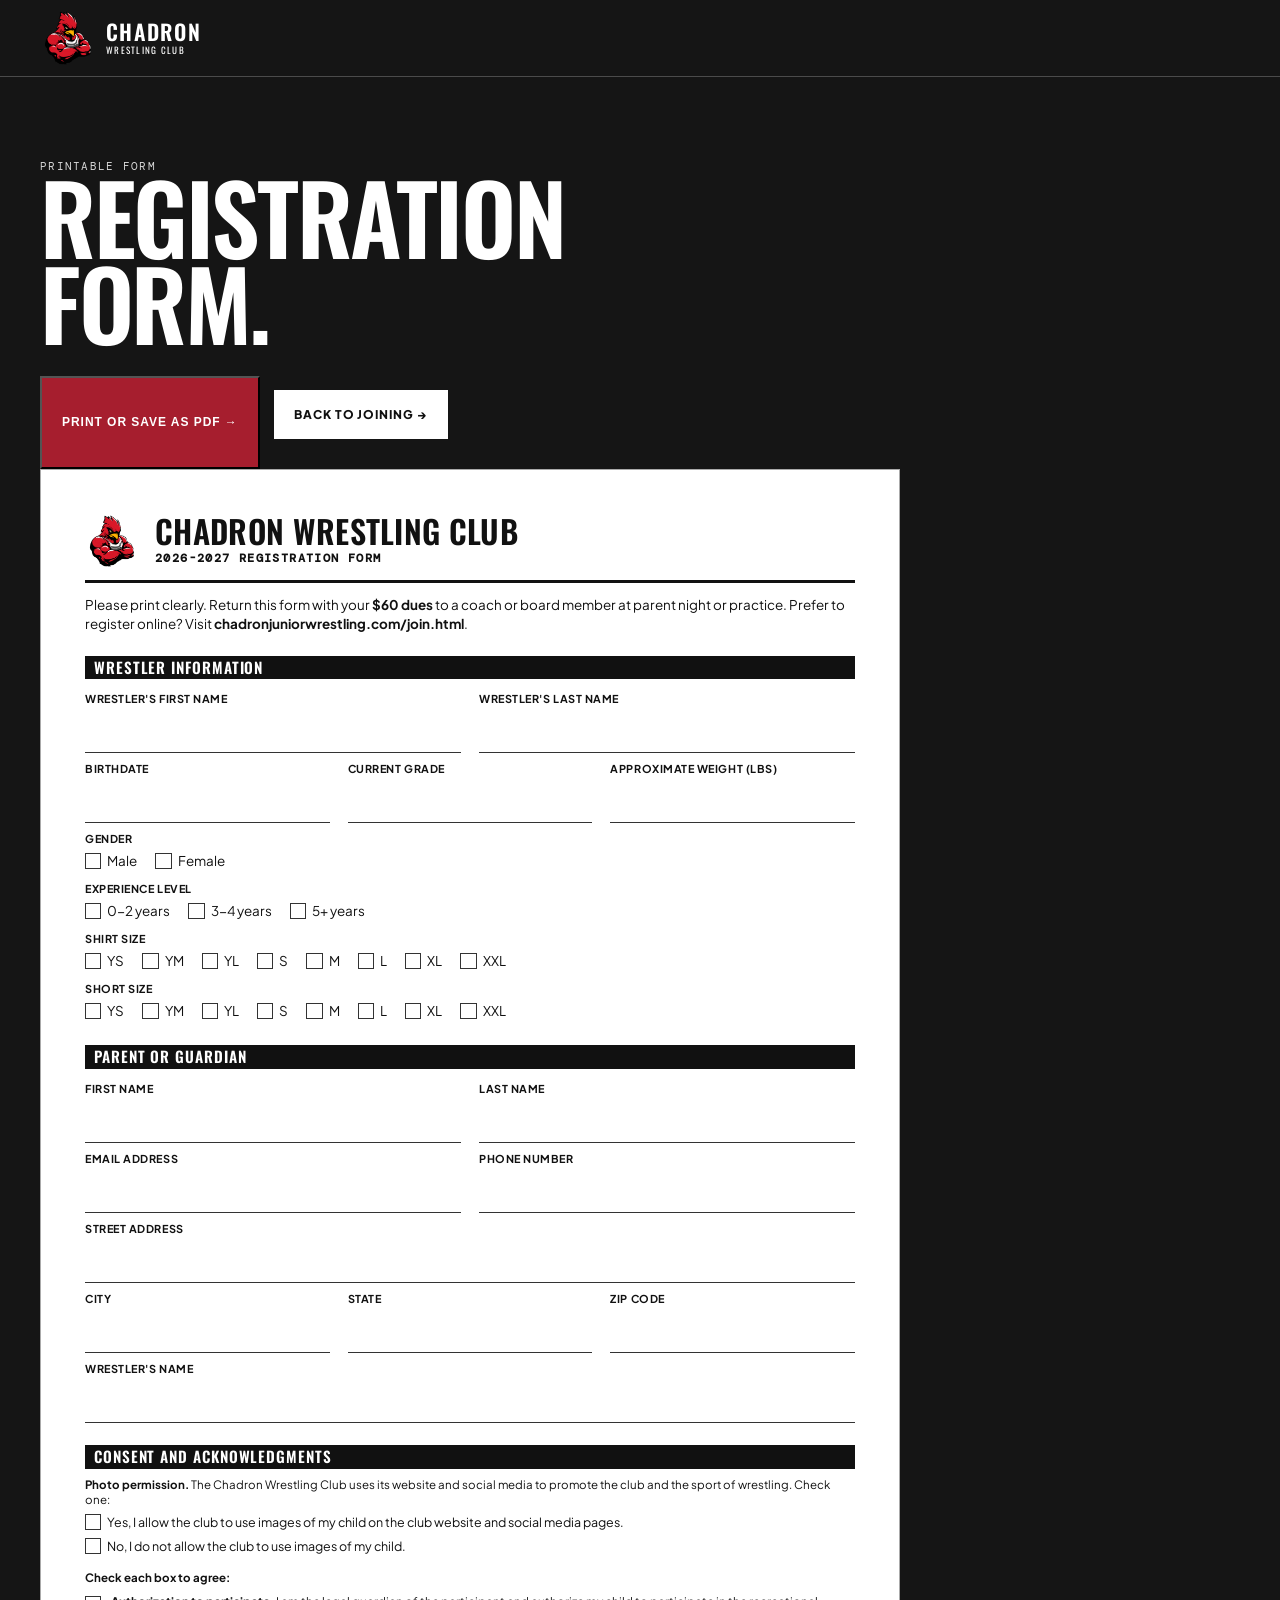
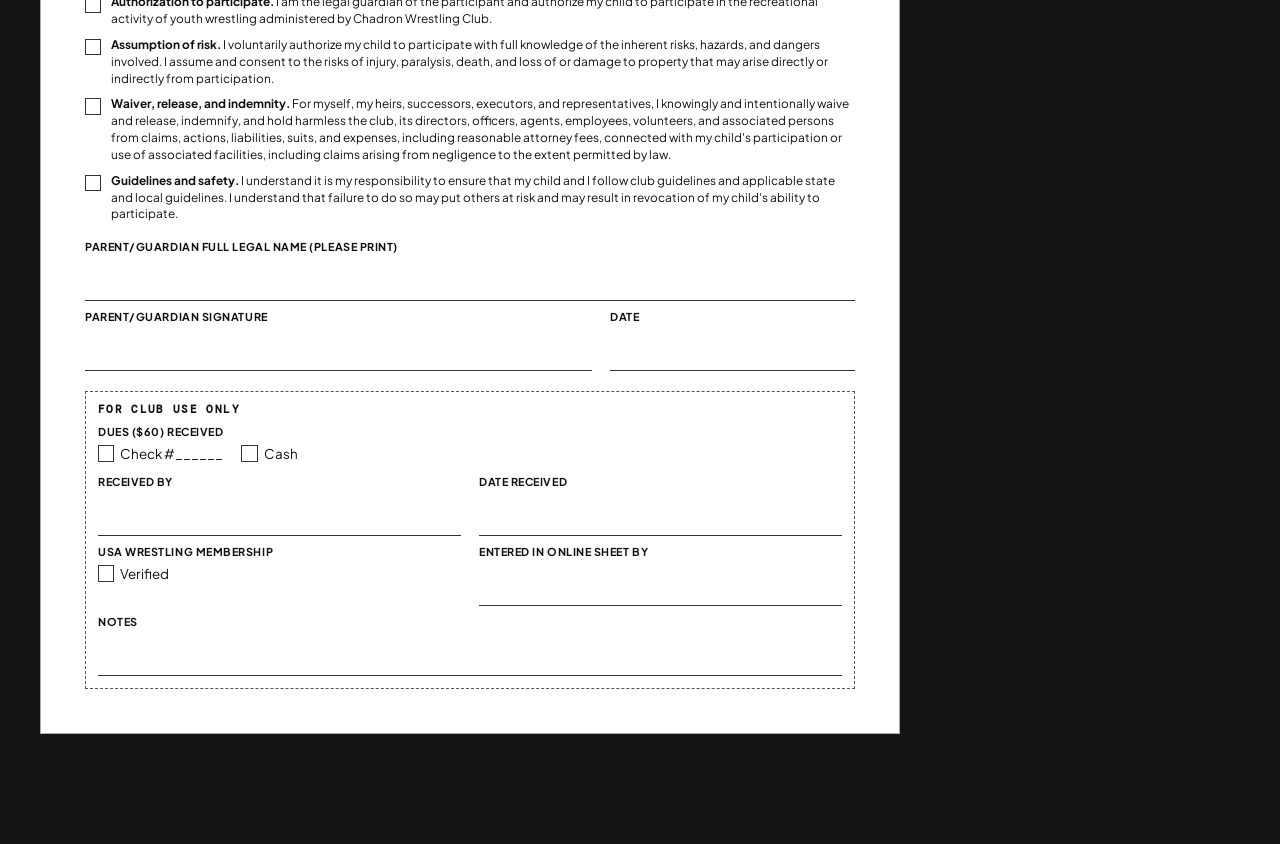
<file: registration-form.html>
<!doctype html><html lang="en"><head>
<!-- Google tag (gtag.js) -->
<script async src="https://www.googletagmanager.com/gtag/js?id=G-H6E3FDZM1X"></script>
<script>
  window.dataLayer = window.dataLayer || [];
  function gtag(){dataLayer.push(arguments);}
  gtag('js', new Date());

  gtag('config', 'G-H6E3FDZM1X');
</script>
<meta charset="utf-8"><link rel="icon" href="favicon.ico?v=2"><meta name="viewport" content="width=device-width,initial-scale=1"><title>CWC Registration Form 2026-27</title><link rel="preconnect" href="https://fonts.googleapis.com"><link rel="preconnect" href="https://fonts.gstatic.com" crossorigin><link href="https://fonts.googleapis.com/css2?family=DM+Mono:wght@400;500&family=Oswald:wght@400;500;600;700&family=Plus+Jakarta+Sans:wght@400;500;600;700&display=swap" rel="stylesheet"><link rel="stylesheet" href="styles.css"><link rel="stylesheet" href="overrides.css"><link rel="stylesheet" href="info.css"><style>.reg{max-width:860px;padding:44px;background:#fff;color:#111;border:1px solid #aaa;font-family:var(--body),Arial,sans-serif}
.reg *{color:#111}
.reg-head{display:flex;align-items:center;gap:16px;border-bottom:3px solid #111;padding-bottom:12px}
.reg-head img{width:54px;height:auto}
.reg-head h2{margin:0;font-size:2rem;line-height:1;letter-spacing:.01em}
.reg-head p{margin:4px 0 0;font:600 .72rem var(--mono),monospace;letter-spacing:.12em}
.reg-intro{font-size:.84rem;line-height:1.45;margin:12px 0 0}
.reg h3{margin:22px 0 4px;padding:5px 9px;background:#111;color:#fff;font-size:.95rem;letter-spacing:.06em}
.reg h3 *{color:#fff}
.reg-grid{display:grid;grid-template-columns:repeat(6,1fr);column-gap:18px}
.reg .f{grid-column:span 3;display:flex;flex-direction:column;justify-content:flex-start}
.reg .f.full{grid-column:1/-1}.reg .f.third{grid-column:span 2}.reg .f.two-thirds{grid-column:span 4}
.reg .f > span{font-size:.68rem;font-weight:700;letter-spacing:.05em;text-transform:uppercase;padding-top:9px}
.reg .line{height:.5in;border-bottom:1.3px solid #333}
.reg .box{height:.9in;border:1.3px solid #333;margin-top:4px}
.reg .opts{display:flex;flex-wrap:wrap;gap:6px 18px;padding:7px 0 4px;font-size:.84rem}
.reg .opts label{display:inline-flex;align-items:center;gap:6px}
.reg .opts i,.reg .agree i{display:inline-block;width:.17in;height:.17in;border:1.3px solid #333;flex:none}
.reg .agree{display:flex;gap:10px;align-items:flex-start;margin:9px 0 0;font-size:.74rem;line-height:1.42}
.reg .agree i{margin-top:2px}
.reg .note{font-size:.72rem;margin:4px 0 0}
.reg .sig{grid-column:span 4}.reg .sig.date{grid-column:span 2}
.reg .sig .line{height:.5in}
.reg .club{margin-top:20px;border:1.3px dashed #555;padding:4px 12px 12px}
.reg .club h4{margin:6px 0 0;font:600 .7rem var(--mono),monospace;letter-spacing:.12em}
@media (max-width:700px){.reg{padding:20px}.reg .f,.reg .f.third,.reg .f.two-thirds,.reg .sig,.reg .sig.date{grid-column:1/-1}}
@media print{
 @page{size:letter;margin:.45in .5in}
 html,body,.subpage-header,main,.content-page{background:#fff!important;color:#111!important}
 .site-header,.site-footer,.no-print{display:none!important}
 .content-page{padding:0!important;margin:0!important;max-width:none!important;width:auto!important}
 .reg{border:0;padding:0;max-width:none;font-size:12px}
 .reg h3{-webkit-print-color-adjust:exact;print-color-adjust:exact;break-after:avoid}
 .reg section{break-inside:avoid}
 .reg .page2{break-before:page}
}
</style></head><body class="subpage-header"><header class="site-header"><nav class="nav"><a class="brand" href="index.html"><img src="assets/images/cardinal-icon.png" alt=""><span><b>CHADRON</b><small>WRESTLING CLUB</small></span></a></nav></header><main><section class="content-page page-width"><div class="no-print"><p class="section-tag">PRINTABLE FORM</p><h1 style="font-size:clamp(2.4rem,11vw,6rem)">REGISTRATION<br>FORM.</h1><div class="form-actions"><button class="button button-red" type="button" onclick="window.print()">Print or save as PDF &#8594;</button><a class="button button-dark" href="join.html">Back to joining &#8594;</a></div></div><form class="reg"><div class="reg-head"><img src="assets/images/cardinal-icon.png" alt=""><div><h2>CHADRON WRESTLING CLUB</h2><p>2026-2027 REGISTRATION FORM</p></div></div><p class="reg-intro">Please print clearly. Return this form with your <strong>$60 dues</strong> to a coach or board member at parent night or practice. Prefer to register online? Visit <strong>chadronjuniorwrestling.com/join.html</strong>.</p><section><h3>WRESTLER INFORMATION</h3><div class="reg-grid"><div class="f "><span>Wrestler's first name</span><div class="line"></div></div><div class="f "><span>Wrestler's last name</span><div class="line"></div></div><div class="f third"><span>Birthdate</span><div class="line"></div></div><div class="f third"><span>Current grade</span><div class="line"></div></div><div class="f third"><span>Approximate weight (lbs)</span><div class="line"></div></div><div class="f full"><span>Gender</span><div class="opts"><label><i></i>Male</label><label><i></i>Female</label></div></div><div class="f full"><span>Experience level</span><div class="opts"><label><i></i>0-2 years</label><label><i></i>3-4 years</label><label><i></i>5+ years</label></div></div><div class="f full"><span>Shirt size</span><div class="opts"><label><i></i>YS</label><label><i></i>YM</label><label><i></i>YL</label><label><i></i>S</label><label><i></i>M</label><label><i></i>L</label><label><i></i>XL</label><label><i></i>XXL</label></div></div><div class="f full"><span>Short size</span><div class="opts"><label><i></i>YS</label><label><i></i>YM</label><label><i></i>YL</label><label><i></i>S</label><label><i></i>M</label><label><i></i>L</label><label><i></i>XL</label><label><i></i>XXL</label></div></div></div></section><section><h3>PARENT OR GUARDIAN</h3><div class="reg-grid"><div class="f "><span>First name</span><div class="line"></div></div><div class="f "><span>Last name</span><div class="line"></div></div><div class="f "><span>Email address</span><div class="line"></div></div><div class="f "><span>Phone number</span><div class="line"></div></div><div class="f full"><span>Street address</span><div class="line"></div></div><div class="f third"><span>City</span><div class="line"></div></div><div class="f third"><span>State</span><div class="line"></div></div><div class="f third"><span>ZIP code</span><div class="line"></div></div></div></section><section class="page2"><div class="reg-grid" style="margin-bottom:6px"><div class="f full"><span>Wrestler's name</span><div class="line"></div></div></div><h3>CONSENT AND ACKNOWLEDGMENTS</h3><p class="note" style="margin-top:8px"><strong>Photo permission.</strong> The Chadron Wrestling Club uses its website and social media to promote the club and the sport of wrestling. Check one:</p><div class="opts" style="flex-direction:column;align-items:flex-start;gap:8px;font-size:.78rem"><label><i></i>Yes, I allow the club to use images of my child on the club website and social media pages.</label><label><i></i>No, I do not allow the club to use images of my child.</label></div><p class="note" style="margin-top:12px"><strong>Check each box to agree:</strong></p><p class="agree"><i></i><span><strong>Authorization to participate.</strong> I am the legal guardian of the participant and authorize my child to participate in the recreational activity of youth wrestling administered by Chadron Wrestling Club.</span></p><p class="agree"><i></i><span><strong>Assumption of risk.</strong> I voluntarily authorize my child to participate with full knowledge of the inherent risks, hazards, and dangers involved. I assume and consent to the risks of injury, paralysis, death, and loss of or damage to property that may arise directly or indirectly from participation.</span></p><p class="agree"><i></i><span><strong>Waiver, release, and indemnity.</strong> For myself, my heirs, successors, executors, and representatives, I knowingly and intentionally waive and release, indemnify, and hold harmless the club, its directors, officers, agents, employees, volunteers, and associated persons from claims, actions, liabilities, suits, and expenses, including reasonable attorney fees, connected with my child's participation or use of associated facilities, including claims arising from negligence to the extent permitted by law.</span></p><p class="agree"><i></i><span><strong>Guidelines and safety.</strong> I understand it is my responsibility to ensure that my child and I follow club guidelines and applicable state and local guidelines. I understand that failure to do so may put others at risk and may result in revocation of my child's ability to participate.</span></p><div class="reg-grid" style="margin-top:8px"><div class="f full"><span>Parent/guardian full legal name (please print)</span><div class="line"></div></div><div class="f sig"><span>Parent/guardian signature</span><div class="line"></div></div><div class="f sig date"><span>Date</span><div class="line"></div></div></div></section><section class="club"><h4>FOR CLUB USE ONLY</h4><div class="reg-grid"><div class="f full"><span>Dues ($60) received</span><div class="opts"><label><i></i>Check #______</label><label><i></i>Cash</label></div></div><div class="f "><span>Received by</span><div class="line"></div></div><div class="f "><span>Date received</span><div class="line"></div></div><div class="f "><span>USA Wrestling membership</span><div class="opts"><label><i></i>Verified</label></div></div><div class="f "><span>Entered in online sheet by</span><div class="line"></div></div><div class="f full"><span>Notes</span><div class="line"></div></div></div></section></form></section></main></body></html>
</file>
<file: styles.css>
:root{--red:#a61e2e;--ink:#101010;--paper:#f2eee7;--line:rgba(16,16,16,.2);--mono:"DM Mono",monospace;--display:"Oswald",sans-serif;--body:"Plus Jakarta Sans",sans-serif}*{box-sizing:border-box}html{scroll-behavior:smooth}body{margin:0;background:var(--paper);color:var(--ink);font-family:var(--body)}.page-width,.nav{width:min(1200px,calc(100% - 48px));margin:auto}.site-header{position:absolute;z-index:5;inset:0 0 auto;color:#fff;border-bottom:1px solid #ffffff3b}.nav{min-height:86px;display:flex;align-items:center;justify-content:space-between;gap:24px}.brand{display:inline-flex;align-items:center;gap:10px;color:inherit;text-decoration:none;line-height:1}.brand img{width:43px;height:43px;object-fit:contain}.brand span{display:grid;gap:4px;font-family:var(--display);letter-spacing:.08em}.brand b{font-size:1.34rem;font-weight:600}.brand small{font-size:.57rem;letter-spacing:.14em}.nav-links{display:flex;align-items:center;gap:26px}.nav-links a{color:#fff;text-decoration:none;font-size:.78rem;font-weight:700;letter-spacing:.07em;text-transform:uppercase}.nav-links .nav-cta{padding:12px 15px;background:var(--red)}.nav-toggle{display:none;border:0;background:transparent;padding:4px}.nav-toggle span{display:block;width:27px;height:2px;margin:5px;background:#fff}.hero{height:max(680px,100vh);min-height:680px;position:relative;overflow:hidden;background:#1a1717;color:#fff}.hero-image,.photo-break-image{position:absolute;inset:0;background:url("assets/images/team-photo.jpg") center 36%/cover;filter:grayscale(1) contrast(1.17)}.hero-image{opacity:.72;transform:scaleX(-1)}.hero-scrim{position:absolute;inset:0;background:linear-gradient(90deg,#000000db 0%,#00000091 39%,#00000024 75%),linear-gradient(0deg,#0000009e,transparent 35%)}.hero-content{position:relative;z-index:1;padding-top:clamp(175px,27vh,250px)}.kicker,.section-tag,.overline,.coach p,.program-number,.remind{font-family:var(--mono);font-size:.67rem;letter-spacing:.12em;text-transform:uppercase}.kicker{margin:0 0 15px;color:#f0d99e}.kicker span{display:inline-block;width:34px;height:1px;vertical-align:middle;margin:0 10px;background:#f0d99e}h1,h2,h3,p{margin-top:0}h1,h2,h3{font-family:var(--display);font-weight:600;letter-spacing:-.025em;line-height:.9}h1{max-width:8ch;margin-bottom:24px;font-size:clamp(5rem,12.4vw,10.5rem)}h2{font-size:clamp(3.4rem,6.3vw,6.4rem)}.hero-lede{max-width:440px;margin-bottom:29px;font-size:1.02rem;line-height:1.65}.hero-actions{display:flex;align-items:center;gap:26px}.button{display:inline-flex;align-items:center;gap:24px;padding:17px 20px;text-decoration:none;text-transform:uppercase;font-size:.75rem;font-weight:800;letter-spacing:.08em;transition:transform .18s}.button:hover{transform:translateY(-3px)}.button span{font-size:1.2rem}.button-red{color:#fff;background:var(--red)}.text-link{display:inline-flex;gap:10px;align-items:center;color:var(--ink);font-size:.75rem;text-transform:uppercase;font-weight:800;letter-spacing:.08em;text-decoration:none;border-bottom:1px solid currentColor;padding-bottom:5px}.text-link.light{color:#fff}.hero-mark{position:absolute;right:-.05em;bottom:-.16em;z-index:1;font-family:var(--display);font-size:clamp(9rem,24vw,23rem);font-weight:700;line-height:1;letter-spacing:-.07em;color:#ffffff1c}.hero-foot{position:absolute;z-index:2;bottom:28px;left:0;right:0;display:flex;justify-content:space-between;font:.62rem var(--mono);text-transform:uppercase;letter-spacing:.11em}.hero-foot b{font-size:1rem;margin-left:6px}.manifesto{display:grid;grid-template-columns:160px minmax(0,1.5fr) minmax(220px,.65fr);gap:36px;padding:130px 0}.section-tag{margin:0;color:#6e665d}.manifesto h2{font-size:clamp(3rem,5.25vw,5.6rem)}.overline{margin-bottom:19px;color:var(--red)}.manifesto-detail{align-self:end}.manifesto-detail p,.section-intro>p,.join-copy>p{font-size:.98rem;line-height:1.75;color:#4a4540}.manifesto-detail .text-link{margin-top:18px}.values{padding:78px 0 86px;background:var(--red);color:#fff}.light-tag{color:#f4d99c}.values-grid{display:grid;grid-template-columns:repeat(3,1fr);margin-top:45px;border-top:1px solid #ffffff5c}.values-grid article{padding:25px 28px 0 0;min-height:215px;border-right:1px solid #ffffff5c}.values-grid article+article{padding-left:28px}.values-grid article:last-child{border:0}.values-grid span{font:.65rem var(--mono);color:#f4d99c}.values-grid h3{margin:35px 0 13px;font-size:clamp(2.4rem,3.3vw,3.55rem)}.values-grid p{max-width:240px;margin-bottom:0;font-size:.89rem;line-height:1.6}.practice-section,.competition{padding:130px 0}.section-intro{display:grid;grid-template-columns:1fr minmax(260px,.62fr);gap:50px;align-items:end;margin-bottom:48px}.section-intro h2{margin:14px 0 0}.section-intro>p{margin-bottom:4px}.program-grid{display:grid;grid-template-columns:1fr 1fr}.program-card{min-height:420px;padding:34px;display:flex;flex-direction:column;color:#fff;background:#1c1b1b}.program-card.advanced{background:var(--red)}.program-number{color:#e5c783}.program-card h3{margin:45px 0 18px;font-size:clamp(3rem,5vw,5.3rem)}.program-desc{max-width:340px;line-height:1.65;font-size:.92rem}.program-time{display:flex;justify-content:space-between;gap:15px;margin-top:auto;padding-top:18px;border-top:1px solid #ffffff4d;font:.66rem var(--mono);letter-spacing:.07em}.program-time strong{font-family:var(--body);font-size:.71rem}.practice-note{margin:18px 0 0;padding-top:17px;border-top:1px solid var(--line);color:#534e47;font-size:.82rem}.photo-break{position:relative;height:510px;overflow:hidden;color:#fff;background:#222}.photo-break-image{background-position:center 46%}.photo-break:after{content:"";position:absolute;inset:0;background:linear-gradient(90deg,#000000ad,#0000000d)}.photo-break-copy{position:relative;z-index:1;height:100%;display:flex;align-items:center}.photo-break-copy p{font:600 clamp(4rem,9vw,9rem)/.83 var(--display);letter-spacing:-.04em}.photo-break-copy em{color:#ecbd4e;font-style:normal}.competition{border-bottom:1px solid var(--line)}.competition-points{border-top:1px solid var(--line)}.competition-points p{display:grid;grid-template-columns:82px 1fr;margin:0;padding:20px 0;border-bottom:1px solid var(--line);font-size:1.08rem;font-weight:600}.competition-points span{color:var(--red);font:.67rem var(--mono);padding-top:4px}.team-section{padding:115px 0 120px;color:#fff;background:#181818}.team-intro>p{color:#cac5bd}.coach-grid{display:grid;grid-template-columns:repeat(3,1fr);gap:14px}.coach{position:relative;min-height:480px;overflow:hidden;background:#413f3c}.coach:after{content:"";position:absolute;inset:0;background:linear-gradient(0deg,#000000de,transparent 58%)}.coach img{display:block;width:100%;height:100%;object-fit:cover;object-position:top;filter:grayscale(1) contrast(1.05)}.coach div{position:absolute;z-index:1;left:24px;bottom:23px}.coach p{color:#e7c778;margin-bottom:9px}.coach h3{margin:0;font-size:clamp(2.55rem,3.8vw,4.2rem)}.faq-section{display:grid;grid-template-columns:.65fr 1.35fr;gap:75px;padding:130px 0}.faq-section h2{margin:14px 0 0}.faq-list{border-top:1px solid var(--line)}details{border-bottom:1px solid var(--line);padding:20px 0}summary{display:flex;justify-content:space-between;cursor:pointer;list-style:none;font-size:1rem;font-weight:700}summary::-webkit-details-marker{display:none}summary span{color:var(--red);font-size:1.4rem;font-weight:400}details[open] summary span{transform:rotate(45deg)}details p{max-width:560px;margin:17px 36px 0 0;color:#514b45;font-size:.91rem;line-height:1.65}.join-section{position:relative;overflow:hidden;padding:112px 0;background:#e0b545}.join-copy{position:relative;z-index:1}.join-copy h2{max-width:11ch;margin:14px 0 20px}.join-copy>p{max-width:450px;color:#2c281d}.button-dark{margin:14px 0 30px;color:#fff;background:#161514}.join-art{position:absolute;right:5%;bottom:-42px;width:min(390px,42vw);opacity:.2}.join-art img{display:block;width:100%}.remind{margin:0!important;font-weight:500}.site-footer{min-height:190px;display:flex;align-items:center;justify-content:space-between;gap:30px}.footer-brand{color:var(--ink)}.site-footer div{display:flex;gap:22px}.site-footer a{color:var(--ink);font-size:.73rem;font-weight:700;text-transform:uppercase;letter-spacing:.06em;text-decoration:none}.site-footer p{margin:0;font:.62rem/1.8 var(--mono);text-align:right;letter-spacing:.08em}@media(max-width:800px){.page-width,.nav{width:min(100% - 32px,1200px)}.site-header{position:relative;background:#171717}.nav{min-height:68px}.nav-toggle{display:block}.nav-links{display:none;width:100%;padding:6px 0 15px;flex-direction:column;align-items:flex-start;gap:17px}.nav-links.open{display:flex}.hero{height:660px;min-height:0}.hero-content{padding-top:120px}.hero-foot{bottom:18px}.hero-foot span:first-child{display:none}.hero-foot span:last-child{margin-left:auto}.manifesto,.section-intro,.faq-section{grid-template-columns:1fr;gap:24px}.manifesto{padding:80px 0}.values-grid,.program-grid,.coach-grid{grid-template-columns:1fr}.values-grid article,.values-grid article+article{min-height:0;padding:23px 0;border-right:0;border-bottom:1px solid #ffffff5c}.values-grid h3{margin:15px 0 7px}.practice-section,.competition,.faq-section{padding:80px 0}.section-intro{margin-bottom:30px}.program-card{min-height:360px}.photo-break{height:380px}.team-section{padding:80px 0}.coach{min-height:430px}.faq-section{gap:35px}.site-footer{padding:45px 0;align-items:flex-start;flex-direction:column}.site-footer p{text-align:left}.site-footer div{flex-direction:column;gap:12px}}@media(max-width:460px){h1{font-size:4.75rem}.hero-actions{align-items:flex-start;flex-direction:column;gap:20px}.hero-image{background-position:55% center}.hero-mark{font-size:10rem}.program-card{padding:26px}.program-time{flex-direction:column;gap:7px}.photo-break-copy p{font-size:4.3rem}.join-section{padding:80px 0}.join-art{width:70vw;right:-14%}}
</file>
<file: overrides.css>
/* Final club palette and signup section. */
.hero-image { background-image: url("assets/images/wrestling-action-2.jpg"); background-position: center 45%; transform: none; }
.photo-break-image { background-image: url("assets/images/wrestling-action-5.jpg"); }
.kicker, .light-tag, .values-grid span, .program-number, .photo-break-copy em, .coach p { color: #fff; }
.kicker span { background: #fff; }
.join-section { background: var(--red); color: #fff; }
.join-copy > p { color: #fff; }
.join-copy .section-tag { color: #d8d8d8; }
.join-lede { max-width: 520px !important; }
.join-grid { display: grid; grid-template-columns: repeat(2, minmax(0, 280px)); gap: 40px; margin: 36px 0 26px; }
.join-label { margin-bottom: 12px !important; font: 500 .67rem var(--mono) !important; letter-spacing: .12em; text-transform: uppercase; }
.join-grid ul, .join-grid ol { margin: 0; padding: 0; list-style: none; border-top: 1px solid rgba(255, 255, 255, .4); }
.join-grid li { padding: 10px 0; border-bottom: 1px solid rgba(255, 255, 255, .4); font-size: .82rem; line-height: 1.45; }
.join-grid ol { counter-reset: join-step; }
.join-grid ol li { counter-increment: join-step; display: grid; grid-template-columns: 25px 1fr; }
.join-grid ol li::before { content: "0" counter(join-step); font: .63rem var(--mono); padding-top: 2px; }
.button-dark { background: #fff; color: var(--ink); }
.board-section .section-intro { margin-bottom: 42px; }
.coach-grid-single { grid-template-columns: minmax(260px, 380px); }
.site-header .brand img { width: 56px; height: 56px; }
.notices-section { padding: 115px 0; background: #e5e1db; }
.notices-heading { display: grid; grid-template-columns: 1fr minmax(260px, .6fr); gap: 50px; align-items: end; margin-bottom: 44px; }
.notices-heading h2 { margin: 13px 0 0; }
.notices-heading > p { max-width: 410px; margin: 0; color: #3c3935; line-height: 1.7; }
.notice-list { display: grid; grid-template-columns: repeat(3, minmax(0, 1fr)); border-top: 1px solid rgba(16,16,16,.3); }
.notice-item { min-height: 230px; padding: 24px; border-right: 1px solid rgba(16,16,16,.3); border-bottom: 1px solid rgba(16,16,16,.3); background: rgba(255,255,255,.38); }
.notice-item:nth-child(3n) { border-right: 0; }
.notice-type, .notice-date, .notices-remind { font: .65rem var(--mono); letter-spacing: .1em; text-transform: uppercase; }
.notice-type { display: inline-block; margin-bottom: 38px; padding: 5px 7px; background: var(--red); color: #fff; }
.notice-item.schedule .notice-type { background: #1d1d1d; }.notice-item.notice .notice-type { background: #68645e; }
.notice-item h3 { margin-bottom: 15px; font-size: 2rem; }.notice-item p { margin: 0; color: #393631; line-height: 1.65; font-size: .9rem; }.notice-date { display: block; margin-top: 20px; color: var(--red); }
.notice-loading { grid-column: 1 / -1; padding: 24px 0; color: #55514b; }.notices-remind { margin: 25px 0 0; color: #4a4640; }
@media (max-width: 800px) { .notices-section { padding: 80px 0; }.notices-heading, .notice-list { grid-template-columns: 1fr; gap: 24px; }.notices-heading { margin-bottom: 30px; }.notice-item, .notice-item:nth-child(3n) { min-height: 0; border-right: 0; }.notice-type { margin-bottom: 20px; } }
@media (max-width: 800px) { .join-grid { grid-template-columns: 1fr; gap: 22px; } }


/* Let the home page banner grow so the bottom tagline never overlaps the buttons */
.hero { height: auto; min-height: max(680px, 100vh); }
.hero-content { padding-bottom: 90px; }
</file>
<file: info.css>
.subpage-header { background: #151515; color: #fff; }
.subpage-header .site-header { position: relative; }
.subpage-header .nav { min-height: 76px; }
.subpage-header .nav-links { gap: 18px; }
.page-hero { padding: 92px 0 70px; background: #151515; color: #fff; }
.page-hero .section-tag { color: #d7d7d7; }
.page-hero h1 { margin: 15px 0 0; font-size: clamp(4rem, 10vw, 8.5rem); }
.content-page { padding: 82px 0 110px; }
.content-grid { display: grid; grid-template-columns: minmax(0, 1.4fr) minmax(260px, .6fr); gap: 55px; }
.content-grid h2 { margin-bottom: 22px; }
.content-grid p, .content-grid li { line-height: 1.75; }
.subpage-header .content-page a:not(.button) { color: #fff; text-decoration-color: #b9b9b9; }
.subpage-header .content-page a:not(.button):hover { color: #d7d7d7; }
.subpage-header .faq-list { border-color: rgba(255,255,255,.35); }
.subpage-header .faq-list details { border-color: rgba(255,255,255,.35); }
.subpage-header .faq-list details p { color: #e2ded8; }
.notice { padding: 24px; background: #e4e1dc; border-left: 5px solid var(--red); color: var(--ink); }
.notice h1, .notice h2, .notice h3, .notice p, .notice li { color: var(--ink); }
.resource-list { border-top: 1px solid var(--line); }
.resource-list a { display: flex; justify-content: space-between; gap: 18px; padding: 18px 0; color: #fff; border-bottom: 1px solid rgba(255,255,255,.35); font-weight: 700; text-decoration: none; }
.resource-list a:hover { color: #d7d7d7; }
.calendar-image { display: block; width: 100%; height: auto; border: 1px solid var(--line); }
.calendar-key { display: flex; gap: 24px; flex-wrap: wrap; margin: 20px 0 0; font-size: .86rem; color: #fff; }
.calendar-key span::before { content: ""; display: inline-block; width: 13px; height: 13px; margin-right: 7px; vertical-align: -2px; border: 1px solid #bbb; }
.calendar-key .g1::before { background: #00ff00; }.calendar-key .g2::before { background: #00e8f2; }.calendar-key .break::before { background: #fff; border: 3px solid #f00; }
.detail-section { padding: 0 0 72px; margin: 0 0 72px; border-bottom: 1px solid rgba(255,255,255,.35); }
.detail-section:last-child { margin-bottom: 0; border-bottom: 0; }
.detail-section > h2 { margin: 13px 0 34px; }
.detail-section > p { max-width: 720px; }
.info-grid { display: grid; grid-template-columns: repeat(2, minmax(0, 1fr)); border-top: 1px solid rgba(255,255,255,.35); }
.info-grid article { padding: 22px 26px 22px 0; border-bottom: 1px solid rgba(255,255,255,.35); }
.info-grid article:nth-child(even) { padding-left: 26px; border-left: 1px solid rgba(255,255,255,.35); }
.info-grid h3, .finder-title { margin: 0 0 11px; font-size: 1.55rem; }
.info-grid p { margin: 0; color: #e2ded8; font-size: .9rem; line-height: 1.7; }
.finder-title { margin-top: 52px; }
.tournament-links { margin-top: 34px; }
.board-section { padding: 115px 0; }.board-grid { display: grid; grid-template-columns: repeat(4, 1fr); border-top: 1px solid var(--line); }.board-grid article { min-height: 175px; padding: 20px; border-right: 1px solid var(--line); border-bottom: 1px solid var(--line); }.board-grid article:nth-child(4n) { border-right: 0; }.board-grid p { margin-bottom: 22px; color: var(--red); font: .63rem var(--mono); letter-spacing: .09em; }.board-grid h3 { font-size: 1.9rem; line-height: .95; }
.form-actions { display: flex; gap: 14px; flex-wrap: wrap; margin-top: 30px; }.print-form { max-width: 860px; padding: 42px; background: #fff; border: 1px solid #aaa; color: var(--ink); }.print-form h1, .print-form h2, .print-form h3, .print-form p, .print-form .field, .print-form .signature { color: var(--ink); }.print-form h2 { font-size: 3rem; }.form-section { margin-top: 32px; padding-top: 18px; border-top: 2px solid #111; }.form-section h3 { margin-bottom: 15px; font-size: 1.5rem; }.field-grid { display: grid; grid-template-columns: repeat(2, 1fr); gap: 15px 25px; }.field { padding: 14px 0 5px; border-bottom: 1px solid #555; font-size: .82rem; }.field.full { grid-column: 1 / -1; }.consent { font-size: .78rem; line-height: 1.55; }.signature { height: 55px; padding-top: 34px; border-bottom: 1px solid #111; }.print-only { display: none; }
.subpage-header .site-footer .footer-brand, .subpage-header .site-footer a { color: #fff; }.subpage-header .site-footer a:hover, .subpage-header .site-footer a:focus-visible { color: #d7d7d7; }.subpage-header .no-print .section-tag { color: #d7d7d7; }
.check-field { display: flex; flex-wrap: wrap; gap: 9px 18px; margin: 0; padding: 10px 0 6px; border: 0; border-top: 1px solid #555; color: var(--ink); }
.check-field legend { width: 100%; padding: 0 0 5px; font-size: .82rem; }
.check-field label { display: inline-flex; align-items: center; gap: 4px; font-size: .78rem; white-space: nowrap; }
.check-field input { width: 14px; height: 14px; margin: 0; accent-color: var(--red); }
.print-form .form-section:first-of-type .field-grid::after { content: "Gender"; padding: 14px 0 5px; border-bottom: 1px solid #555; font-size: .82rem; }
.consent-list { display: grid; gap: 12px; margin: 18px 0 24px; }
.consent-check { display: grid; grid-template-columns: 18px 1fr; gap: 10px; margin: 0; padding: 12px; border: 1px solid #8b8b8b; color: var(--ink); font-size: .76rem; line-height: 1.5; }
fieldset.consent-check { grid-template-columns: 1fr; }
.consent-check legend { padding: 0 4px; font-weight: 700; }
.consent-check p { margin: 0; }
.consent-check label { display: block; margin-top: 7px; }
.consent-check input { width: 14px; height: 14px; margin: 2px 0 0; accent-color: var(--red); }
fieldset.consent-check input { margin-right: 6px; vertical-align: -2px; }
@media (max-width: 800px) { .content-grid, .info-grid { grid-template-columns: 1fr; gap: 35px; }.info-grid article, .info-grid article:nth-child(even) { padding: 22px 0; border-left: 0; }.board-grid { grid-template-columns: repeat(2, 1fr); }.board-grid article:nth-child(4n) { border-right: 1px solid var(--line); }.board-grid article:nth-child(2n) { border-right: 0; }.print-form { padding: 24px; }.field-grid { grid-template-columns: 1fr; } }
@media print { .site-header, .page-hero, .form-actions, .no-print { display: none !important; }.print-only { display: block; }.content-page { padding: 0; }.print-form { border: 0; max-width: none; padding: 0; }.field { min-height: 28px; } }
</file>
